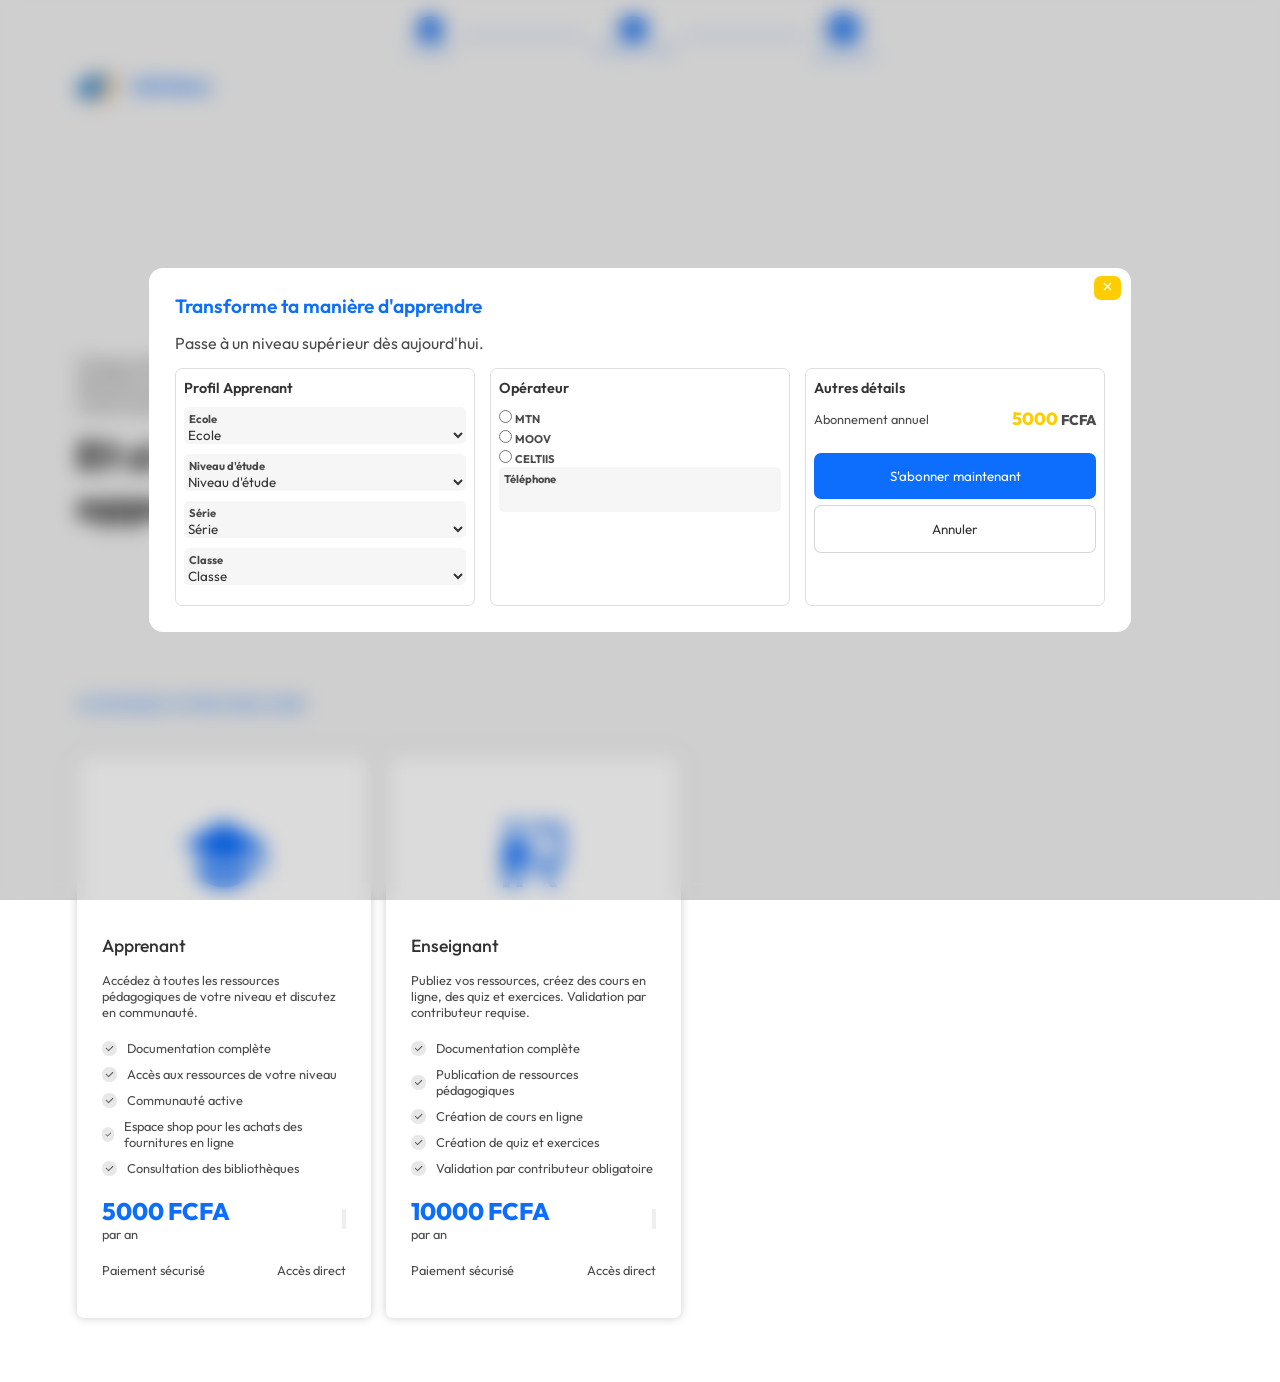
<file: apprenantForm.html>
<!DOCTYPE html>
<html lang="en">
    <head>
        <meta charset="UTF-8">
        <meta name="viewport" content="width=device-width, initial-scale=1.0">
        <link rel="preconnect" href="https://fonts.googleapis.com">
        <link rel="preconnect" href="https://fonts.gstatic.com" crossorigin>
            <link rel="shortcut icon" href="logo-G2D-color.png" type="image/png">
            <!--- IGNORE --->
        <link
            href="https://fonts.googleapis.com/css2?family=Outfit:wght@100..900&family=Quicksand:wght@300..700&display=swap"
            rel="stylesheet">
        <link rel="stylesheet" href="css/features.css">
        <title>Document</title>
    </head>
    <body>
        <main>
            <div class="logo">
                <a href="index.html" class="logo-link"><img
                        src="img/logo-G2D-color.png" alt srcset> G2D
                    Bénin</a>
            </div>
            <div class="steps">
                <div class="step">
                    <div class="number">1</div>
                    <p class="text">Inscription</p>
                </div>
                <hr>
                <div class="step">
                    <div class="number">2</div>
                    <p class="text">Vérification email</p>
                </div>
                <hr>
                <div class="step">
                    <div class="number active">3</div>
                    <p class="text index">Abonnement</p>
                </div>
            </div>
            <div class="container">
                <p class="section-texte cover-texte">
                    Chaque rêve mérite les bons outils pour grandir.
                    G2D ouvre les portes d'une éducation plus accessible,
                    plus humaine et plus connectée. Ensemble, construisons un
                    avenir où chacun peut apprendre, transmettre et réussir.
                </p>
                <h1 class="grand-titre cover-texte">
                    Et si apprendre devenait une opportunité sans limite ?
                </h1>
                <div class="offres-section">
                    <p class="section-title">CHOISISSEZ VOTRE PARCOURS</p>
                    <div class="offres">
                        <div class="offre fluide">
                            <div class="icone">
                                <svg xmlns="http://www.w3.org/2000/svg"
                                    viewBox="0 0 24 24"
                                    fill="currentColor"><path
                                        d="M12 2 0 9 12 16 22 10.1667V17.5H24V9L12 2ZM3.99902 13.4905V18.0001C5.82344 20.429 8.72812 22.0001 11.9998 22.0001 15.2714 22.0001 18.1761 20.429 20.0005 18.0001L20.0001 13.4913 12.0003 18.1579 3.99902 13.4905Z"></path></svg>
                            </div>
                            <p class="offre-title">Apprenant</p>
                            <p class="details gris">Accédez à toutes les
                                ressources pédagogiques de votre niveau et
                                discutez en communauté.</p>
                            <ul class="offre-liste gris">
                                <li class="offre-liste-element details"><svg
                                        xmlns="http://www.w3.org/2000/svg"
                                        viewBox="0 0 24 24"
                                        fill="currentColor"><path
                                            d="M9.9997 15.1709L19.1921 5.97852L20.6063 7.39273L9.9997 17.9993L3.63574 11.6354L5.04996 10.2212L9.9997 15.1709Z"></path></svg>Documentation
                                    complète</li>
                                <li class="offre-liste-element details"><svg
                                        xmlns="http://www.w3.org/2000/svg"
                                        viewBox="0 0 24 24"
                                        fill="currentColor"><path
                                            d="M9.9997 15.1709L19.1921 5.97852L20.6063 7.39273L9.9997 17.9993L3.63574 11.6354L5.04996 10.2212L9.9997 15.1709Z"></path></svg>Accès
                                    aux ressources de votre niveau</li>
                                <li class="offre-liste-element details"><svg
                                        xmlns="http://www.w3.org/2000/svg"
                                        viewBox="0 0 24 24"
                                        fill="currentColor"><path
                                            d="M9.9997 15.1709L19.1921 5.97852L20.6063 7.39273L9.9997 17.9993L3.63574 11.6354L5.04996 10.2212L9.9997 15.1709Z"></path></svg>Communauté
                                    active</li>
                                <li class="offre-liste-element details"><svg
                                        xmlns="http://www.w3.org/2000/svg"
                                        viewBox="0 0 24 24"
                                        fill="currentColor"><path
                                            d="M9.9997 15.1709L19.1921 5.97852L20.6063 7.39273L9.9997 17.9993L3.63574 11.6354L5.04996 10.2212L9.9997 15.1709Z"></path></svg>Espace
                                    shop pour les achats des fournitures en
                                    ligne</li>
                                <li class="offre-liste-element details"><svg
                                        xmlns="http://www.w3.org/2000/svg"
                                        viewBox="0 0 24 24"
                                        fill="currentColor"><path
                                            d="M9.9997 15.1709L19.1921 5.97852L20.6063 7.39273L9.9997 17.9993L3.63574 11.6354L5.04996 10.2212L9.9997 15.1709Z"></path></svg>Consultation
                                    des bibliothèques</li>
                            </ul>
                            <div class="action">
                                <div class="price">
                                    <h2>5000 FCFA</h2>
                                    <p class="details gris">par an</p>
                                </div>
                                <button class="fluide"><svg
                                        xmlns="http://www.w3.org/2000/svg"
                                        viewBox="0 0 24 24"
                                        fill="currentColor"><path
                                            d="M14 14.252V22H4C4 17.5817 7.58172 14 12 14C12.6906 14 13.3608 14.0875 14 14.252ZM12 13C8.685 13 6 10.315 6 7C6 3.685 8.685 1 12 1C15.315 1 18 3.685 18 7C18 10.315 15.315 13 12 13ZM18 17V14H20V17H23V19H20V22H18V19H15V17H18Z"></path></svg></button>
                            </div>
                            <div class="indications">
                                <p class="details gris">Paiement sécurisé</p>
                                <p class="details gris">Accès direct</p>
                            </div>
                        </div>
                        <div class="offre fluide">
                            <div class="icone">
                                <svg xmlns="http://www.w3.org/2000/svg"
                                    viewBox="0 0 24 24"
                                    fill="currentColor"><path
                                        d="M8 4C8 5.10457 7.10457 6 6 6 4.89543 6 4 5.10457 4 4 4 2.89543 4.89543 2 6 2 7.10457 2 8 2.89543 8 4ZM5 16V22H3V10C3 8.34315 4.34315 7 6 7 6.82059 7 7.56423 7.32946 8.10585 7.86333L10.4803 10.1057 12.7931 7.79289 14.2073 9.20711 10.5201 12.8943 9 11.4587V22H7V16H5ZM10 5H19V14H10V16H14.3654L17.1889 22H19.3993L16.5758 16H20C20.5523 16 21 15.5523 21 15V4C21 3.44772 20.5523 3 20 3H10V5Z"></path></svg>
                            </div>
                            <p class="offre-title">Enseignant</p>
                            <p class="details gris">Publiez vos ressources,
                                créez des cours en ligne, des quiz et exercices.
                                Validation par contributeur requise.</p>
                            <ul class="offre-liste gris">
                                <li class="offre-liste-element details"><svg
                                        xmlns="http://www.w3.org/2000/svg"
                                        viewBox="0 0 24 24"
                                        fill="currentColor"><path
                                            d="M9.9997 15.1709L19.1921 5.97852L20.6063 7.39273L9.9997 17.9993L3.63574 11.6354L5.04996 10.2212L9.9997 15.1709Z"></path></svg>Documentation
                                    complète</li>
                                <li class="offre-liste-element details"><svg
                                        xmlns="http://www.w3.org/2000/svg"
                                        viewBox="0 0 24 24"
                                        fill="currentColor"><path
                                            d="M9.9997 15.1709L19.1921 5.97852L20.6063 7.39273L9.9997 17.9993L3.63574 11.6354L5.04996 10.2212L9.9997 15.1709Z"></path></svg>Publication
                                    de ressources pédagogiques</li>
                                <li class="offre-liste-element details"><svg
                                        xmlns="http://www.w3.org/2000/svg"
                                        viewBox="0 0 24 24"
                                        fill="currentColor"><path
                                            d="M9.9997 15.1709L19.1921 5.97852L20.6063 7.39273L9.9997 17.9993L3.63574 11.6354L5.04996 10.2212L9.9997 15.1709Z"></path></svg>Création
                                    de cours en ligne</li>
                                <li class="offre-liste-element details"><svg
                                        xmlns="http://www.w3.org/2000/svg"
                                        viewBox="0 0 24 24"
                                        fill="currentColor"><path
                                            d="M9.9997 15.1709L19.1921 5.97852L20.6063 7.39273L9.9997 17.9993L3.63574 11.6354L5.04996 10.2212L9.9997 15.1709Z"></path></svg>Création
                                    de quiz et exercices</li>
                                <li class="offre-liste-element details"><svg
                                        xmlns="http://www.w3.org/2000/svg"
                                        viewBox="0 0 24 24"
                                        fill="currentColor"><path
                                            d="M9.9997 15.1709L19.1921 5.97852L20.6063 7.39273L9.9997 17.9993L3.63574 11.6354L5.04996 10.2212L9.9997 15.1709Z"></path></svg>Validation
                                    par contributeur obligatoire</li>
                            </ul>
                            <div class="action">
                                <div class="price">
                                    <h2>10000 FCFA</h2>
                                    <p class="details gris">par an</p>
                                </div>
                                <button class="fluide"><svg
                                        xmlns="http://www.w3.org/2000/svg"
                                        viewBox="0 0 24 24"
                                        fill="currentColor"><path
                                            d="M14 14.252V22H4C4 17.5817 7.58172 14 12 14C12.6906 14 13.3608 14.0875 14 14.252ZM12 13C8.685 13 6 10.315 6 7C6 3.685 8.685 1 12 1C15.315 1 18 3.685 18 7C18 10.315 15.315 13 12 13ZM18 17V14H20V17H23V19H20V22H18V19H15V17H18Z"></path></svg></button>
                            </div>
                            <div class="indications">
                                <p class="details gris">Paiement sécurisé</p>
                                <p class="details gris">Accès direct</p>
                            </div>
                        </div>
                    </div>
                </div>
            </div>
            <div class="form-container">
                <div class="from-box">
                    <p class="form-title">Transforme ta manière d'apprendre</p>
                    <p class="form-texte section-texte gris">Passe à un niveau
                        supérieur dès aujourd'hui.</p>
                    <div class="form-section">
                        <div class="part profil">
                            <p class="form-section-title">Profil Apprenant</p>
                            <div class="input-box">
                                <label for>Ecole</label>
                                <select name id>
                                    <option value>Ecole</option>
                                </select>
                            </div>
                            <div class="input-box">
                                <label for>Niveau d'étude</label>
                                <select name id>
                                    <option value>Niveau d'étude</option>
                                </select>
                            </div>
                            <div class="input-box">
                                <label for>Série</label>
                                <select name id>
                                    <option value>Série</option>
                                </select>
                            </div>
                            <div class="input-box">
                                <label for>Classe</label>
                                <select name id>
                                    <option value>Classe</option>
                                </select>
                            </div>
                        </div>
                        <div class="part">
                            <p class="form-section-title">Opérateur</p>
                            <div class="op-box">
                                <input type="radio" name id class="radio">
                                <label for>MTN</label>
                            </div>
                            <div class="op-box">
                                <input type="radio" name id class="radio">
                                <label for>MOOV</label>
                            </div>
                            <div class="op-box">
                                <input type="radio" name id class="radio">
                                <label for>CELTIIS</label>
                            </div>
                            <div class="input-box">
                                <label for>Téléphone</label>
                                <input type="number" name id>
                            </div>
                        </div>
                        <div class="part">
                            <p class="form-section-title">Autres détails</p>
                            <div class="price-box">
                                <p class="details gris">Abonnement annuel</p>
                                <h2>5000 <span class="details gris">FCFA</span></h2>
                            </div>
                            <div class="btns">
                                <button class="valid fluide">S'abonner
                                    maintenant</button>
                                <button class="reset fluide">Annuler</button>
                            </div>
                        </div>
                    </div>
                    <a href="features.html#offres" class="close-btn"><svg xmlns="http://www.w3.org/2000/svg" viewBox="0 0 24 24" fill="currentColor"><path d="M11.9997 10.5865L16.9495 5.63672L18.3637 7.05093L13.4139 12.0007L18.3637 16.9504L16.9495 18.3646L11.9997 13.4149L7.04996 18.3646L5.63574 16.9504L10.5855 12.0007L5.63574 7.05093L7.04996 5.63672L11.9997 10.5865Z"></path></svg></a>
                </div>
            </div>
        </main>
    </body>
</html>
</file>
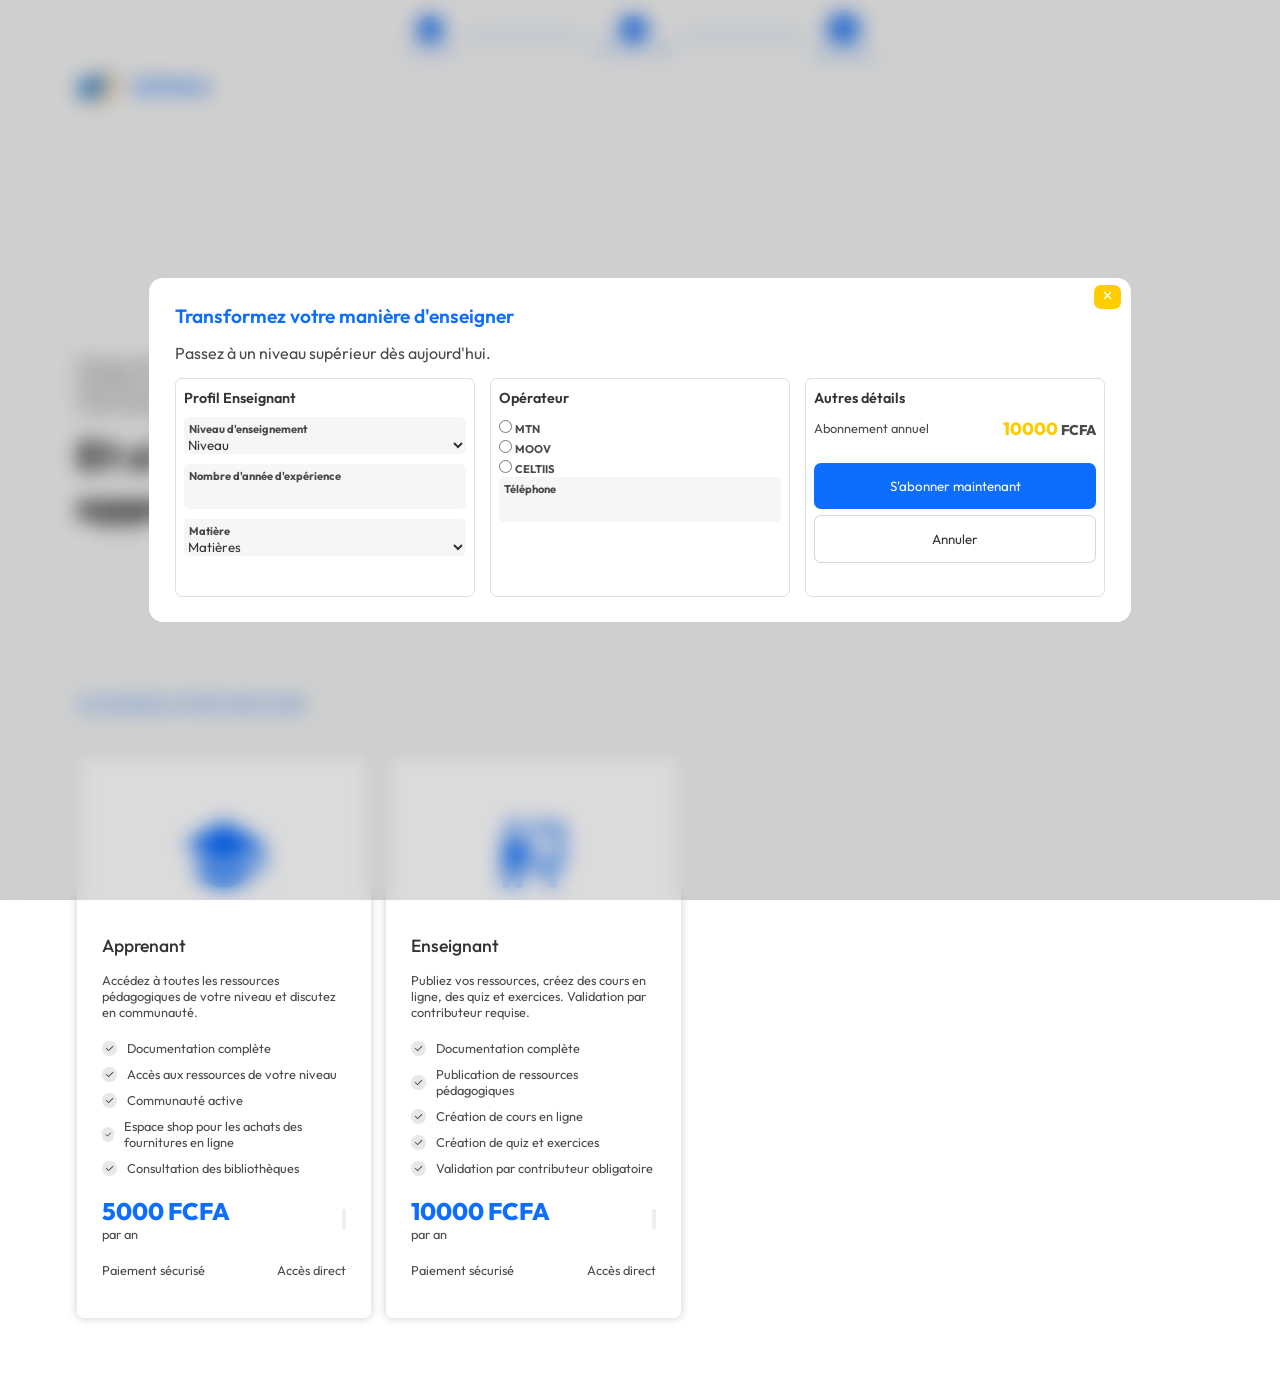
<file: enseignantForm.html>
<!DOCTYPE html>
<html lang="en">
    <head>
        <meta charset="UTF-8">
        <meta name="viewport" content="width=device-width, initial-scale=1.0">
        <link rel="preconnect" href="https://fonts.googleapis.com">
        <link rel="preconnect" href="https://fonts.gstatic.com" crossorigin>
            <link rel="shortcut icon" href="logo-G2D-color.png" type="image/png">
            <!--- IGNORE --->

        <link
            href="https://fonts.googleapis.com/css2?family=Outfit:wght@100..900&family=Quicksand:wght@300..700&display=swap"
            rel="stylesheet">
        <link rel="stylesheet" href="css/features.css">
        <title>Document</title>
    </head>
    <body>
        <main>
            <div class="logo">
                <a href="index.html" class="logo-link"><img
                        src="img/logo-G2D-color.png" alt srcset> G2D
                    Bénin</a>
            </div>
            <div class="steps">
                <div class="step">
                    <div class="number">1</div>
                    <p class="text">Inscription</p>
                </div>
                <hr>
                <div class="step">
                    <div class="number">2</div>
                    <p class="text">Vérification email</p>
                </div>
                <hr>
                <div class="step">
                    <div class="number active">3</div>
                    <p class="text index">Abonnement</p>
                </div>
            </div>
            <div class="container">
                <p class="section-texte cover-texte">
                    Chaque rêve mérite les bons outils pour grandir.
                    G2D ouvre les portes d'une éducation plus accessible,
                    plus humaine et plus connectée. Ensemble, construisons un
                    avenir où chacun peut apprendre, transmettre et réussir.
                </p>
                <h1 class="grand-titre cover-texte">
                    Et si apprendre devenait une opportunité sans limite ?
                </h1>
                <div class="offres-section">
                    <p class="section-title">CHOISISSEZ VOTRE PARCOURS</p>
                    <div class="offres">
                        <div class="offre fluide">
                            <div class="icone">
                                <svg xmlns="http://www.w3.org/2000/svg"
                                    viewBox="0 0 24 24"
                                    fill="currentColor"><path
                                        d="M12 2 0 9 12 16 22 10.1667V17.5H24V9L12 2ZM3.99902 13.4905V18.0001C5.82344 20.429 8.72812 22.0001 11.9998 22.0001 15.2714 22.0001 18.1761 20.429 20.0005 18.0001L20.0001 13.4913 12.0003 18.1579 3.99902 13.4905Z"></path></svg>
                            </div>
                            <p class="offre-title">Apprenant</p>
                            <p class="details gris">Accédez à toutes les
                                ressources pédagogiques de votre niveau et
                                discutez en communauté.</p>
                            <ul class="offre-liste gris">
                                <li class="offre-liste-element details"><svg
                                        xmlns="http://www.w3.org/2000/svg"
                                        viewBox="0 0 24 24"
                                        fill="currentColor"><path
                                            d="M9.9997 15.1709L19.1921 5.97852L20.6063 7.39273L9.9997 17.9993L3.63574 11.6354L5.04996 10.2212L9.9997 15.1709Z"></path></svg>Documentation
                                    complète</li>
                                <li class="offre-liste-element details"><svg
                                        xmlns="http://www.w3.org/2000/svg"
                                        viewBox="0 0 24 24"
                                        fill="currentColor"><path
                                            d="M9.9997 15.1709L19.1921 5.97852L20.6063 7.39273L9.9997 17.9993L3.63574 11.6354L5.04996 10.2212L9.9997 15.1709Z"></path></svg>Accès
                                    aux ressources de votre niveau</li>
                                <li class="offre-liste-element details"><svg
                                        xmlns="http://www.w3.org/2000/svg"
                                        viewBox="0 0 24 24"
                                        fill="currentColor"><path
                                            d="M9.9997 15.1709L19.1921 5.97852L20.6063 7.39273L9.9997 17.9993L3.63574 11.6354L5.04996 10.2212L9.9997 15.1709Z"></path></svg>Communauté
                                    active</li>
                                <li class="offre-liste-element details"><svg
                                        xmlns="http://www.w3.org/2000/svg"
                                        viewBox="0 0 24 24"
                                        fill="currentColor"><path
                                            d="M9.9997 15.1709L19.1921 5.97852L20.6063 7.39273L9.9997 17.9993L3.63574 11.6354L5.04996 10.2212L9.9997 15.1709Z"></path></svg>Espace
                                    shop pour les achats des fournitures en
                                    ligne</li>
                                <li class="offre-liste-element details"><svg
                                        xmlns="http://www.w3.org/2000/svg"
                                        viewBox="0 0 24 24"
                                        fill="currentColor"><path
                                            d="M9.9997 15.1709L19.1921 5.97852L20.6063 7.39273L9.9997 17.9993L3.63574 11.6354L5.04996 10.2212L9.9997 15.1709Z"></path></svg>Consultation
                                    des bibliothèques</li>
                            </ul>
                            <div class="action">
                                <div class="price">
                                    <h2>5000 FCFA</h2>
                                    <p class="details gris">par an</p>
                                </div>
                                <button class="fluide"><svg
                                        xmlns="http://www.w3.org/2000/svg"
                                        viewBox="0 0 24 24"
                                        fill="currentColor"><path
                                            d="M14 14.252V22H4C4 17.5817 7.58172 14 12 14C12.6906 14 13.3608 14.0875 14 14.252ZM12 13C8.685 13 6 10.315 6 7C6 3.685 8.685 1 12 1C15.315 1 18 3.685 18 7C18 10.315 15.315 13 12 13ZM18 17V14H20V17H23V19H20V22H18V19H15V17H18Z"></path></svg></button>
                            </div>
                            <div class="indications">
                                <p class="details gris">Paiement sécurisé</p>
                                <p class="details gris">Accès direct</p>
                            </div>
                        </div>
                        <div class="offre fluide">
                            <div class="icone">
                                <svg xmlns="http://www.w3.org/2000/svg"
                                    viewBox="0 0 24 24"
                                    fill="currentColor"><path
                                        d="M8 4C8 5.10457 7.10457 6 6 6 4.89543 6 4 5.10457 4 4 4 2.89543 4.89543 2 6 2 7.10457 2 8 2.89543 8 4ZM5 16V22H3V10C3 8.34315 4.34315 7 6 7 6.82059 7 7.56423 7.32946 8.10585 7.86333L10.4803 10.1057 12.7931 7.79289 14.2073 9.20711 10.5201 12.8943 9 11.4587V22H7V16H5ZM10 5H19V14H10V16H14.3654L17.1889 22H19.3993L16.5758 16H20C20.5523 16 21 15.5523 21 15V4C21 3.44772 20.5523 3 20 3H10V5Z"></path></svg>
                            </div>
                            <p class="offre-title">Enseignant</p>
                            <p class="details gris">Publiez vos ressources,
                                créez des cours en ligne, des quiz et exercices.
                                Validation par contributeur requise.</p>
                            <ul class="offre-liste gris">
                                <li class="offre-liste-element details"><svg
                                        xmlns="http://www.w3.org/2000/svg"
                                        viewBox="0 0 24 24"
                                        fill="currentColor"><path
                                            d="M9.9997 15.1709L19.1921 5.97852L20.6063 7.39273L9.9997 17.9993L3.63574 11.6354L5.04996 10.2212L9.9997 15.1709Z"></path></svg>Documentation
                                    complète</li>
                                <li class="offre-liste-element details"><svg
                                        xmlns="http://www.w3.org/2000/svg"
                                        viewBox="0 0 24 24"
                                        fill="currentColor"><path
                                            d="M9.9997 15.1709L19.1921 5.97852L20.6063 7.39273L9.9997 17.9993L3.63574 11.6354L5.04996 10.2212L9.9997 15.1709Z"></path></svg>Publication
                                    de ressources pédagogiques</li>
                                <li class="offre-liste-element details"><svg
                                        xmlns="http://www.w3.org/2000/svg"
                                        viewBox="0 0 24 24"
                                        fill="currentColor"><path
                                            d="M9.9997 15.1709L19.1921 5.97852L20.6063 7.39273L9.9997 17.9993L3.63574 11.6354L5.04996 10.2212L9.9997 15.1709Z"></path></svg>Création
                                    de cours en ligne</li>
                                <li class="offre-liste-element details"><svg
                                        xmlns="http://www.w3.org/2000/svg"
                                        viewBox="0 0 24 24"
                                        fill="currentColor"><path
                                            d="M9.9997 15.1709L19.1921 5.97852L20.6063 7.39273L9.9997 17.9993L3.63574 11.6354L5.04996 10.2212L9.9997 15.1709Z"></path></svg>Création
                                    de quiz et exercices</li>
                                <li class="offre-liste-element details"><svg
                                        xmlns="http://www.w3.org/2000/svg"
                                        viewBox="0 0 24 24"
                                        fill="currentColor"><path
                                            d="M9.9997 15.1709L19.1921 5.97852L20.6063 7.39273L9.9997 17.9993L3.63574 11.6354L5.04996 10.2212L9.9997 15.1709Z"></path></svg>Validation
                                    par contributeur obligatoire</li>
                            </ul>
                            <div class="action">
                                <div class="price">
                                    <h2>10000 FCFA</h2>
                                    <p class="details gris">par an</p>
                                </div>
                                <button class="fluide"><svg
                                        xmlns="http://www.w3.org/2000/svg"
                                        viewBox="0 0 24 24"
                                        fill="currentColor"><path
                                            d="M14 14.252V22H4C4 17.5817 7.58172 14 12 14C12.6906 14 13.3608 14.0875 14 14.252ZM12 13C8.685 13 6 10.315 6 7C6 3.685 8.685 1 12 1C15.315 1 18 3.685 18 7C18 10.315 15.315 13 12 13ZM18 17V14H20V17H23V19H20V22H18V19H15V17H18Z"></path></svg></button>
                            </div>
                            <div class="indications">
                                <p class="details gris">Paiement sécurisé</p>
                                <p class="details gris">Accès direct</p>
                            </div>
                        </div>
                    </div>
                </div>
            </div>
            <div class="form-container">
                <div class="from-box">
                    <p class="form-title">Transformez votre manière d'enseigner</p>
                    <p class="form-texte section-texte gris">Passez à un niveau
                        supérieur dès aujourd'hui.</p>
                    <div class="form-section">
                        <div class="part profil">
                            <p class="form-section-title">Profil Enseignant</p>
                            <div class="input-box">
                                <label for>Niveau d'enseignement</label>
                                <select name id>
                                    <option value>Niveau</option>
                                </select>
                            </div>
                            <div class="input-box">
                                <label for>Nombre d'année d'expérience</label>
                                <input type="number" name id>
                            </div>
                            <div class="input-box">
                                <label for>Matière</label>
                                <select name id>
                                    <option value>Matières</option>
                                </select>
                            </div>
                        </div>
                        <div class="part">
                            <p class="form-section-title">Opérateur</p>
                            <div class="op-box">
                                <input type="radio" name id class="radio">
                                <label for>MTN</label>
                            </div>
                            <div class="op-box">
                                <input type="radio" name id class="radio">
                                <label for>MOOV</label>
                            </div>
                            <div class="op-box">
                                <input type="radio" name id class="radio">
                                <label for>CELTIIS</label>
                            </div>
                            <div class="input-box">
                                <label for>Téléphone</label>
                                <input type="number" name id>
                            </div>
                        </div>
                        <div class="part">
                            <p class="form-section-title">Autres détails</p>
                            <div class="price-box">
                                <p class="details gris">Abonnement annuel</p>
                                <h2>10000 <span class="details gris">FCFA</span></h2>
                            </div>
                            <div class="btns">
                                <button class="valid fluide">S'abonner
                                    maintenant</button>
                                <button class="reset fluide">Annuler</button>
                            </div>
                        </div>
                    </div>
                    <a href="features.html#offres" class="close-btn"><svg xmlns="http://www.w3.org/2000/svg" viewBox="0 0 24 24" fill="currentColor"><path d="M11.9997 10.5865L16.9495 5.63672L18.3637 7.05093L13.4139 12.0007L18.3637 16.9504L16.9495 18.3646L11.9997 13.4149L7.04996 18.3646L5.63574 16.9504L10.5855 12.0007L5.63574 7.05093L7.04996 5.63672L11.9997 10.5865Z"></path></svg></a>
                </div>
            </div>
        </main>
    </body>
</html>
</file>
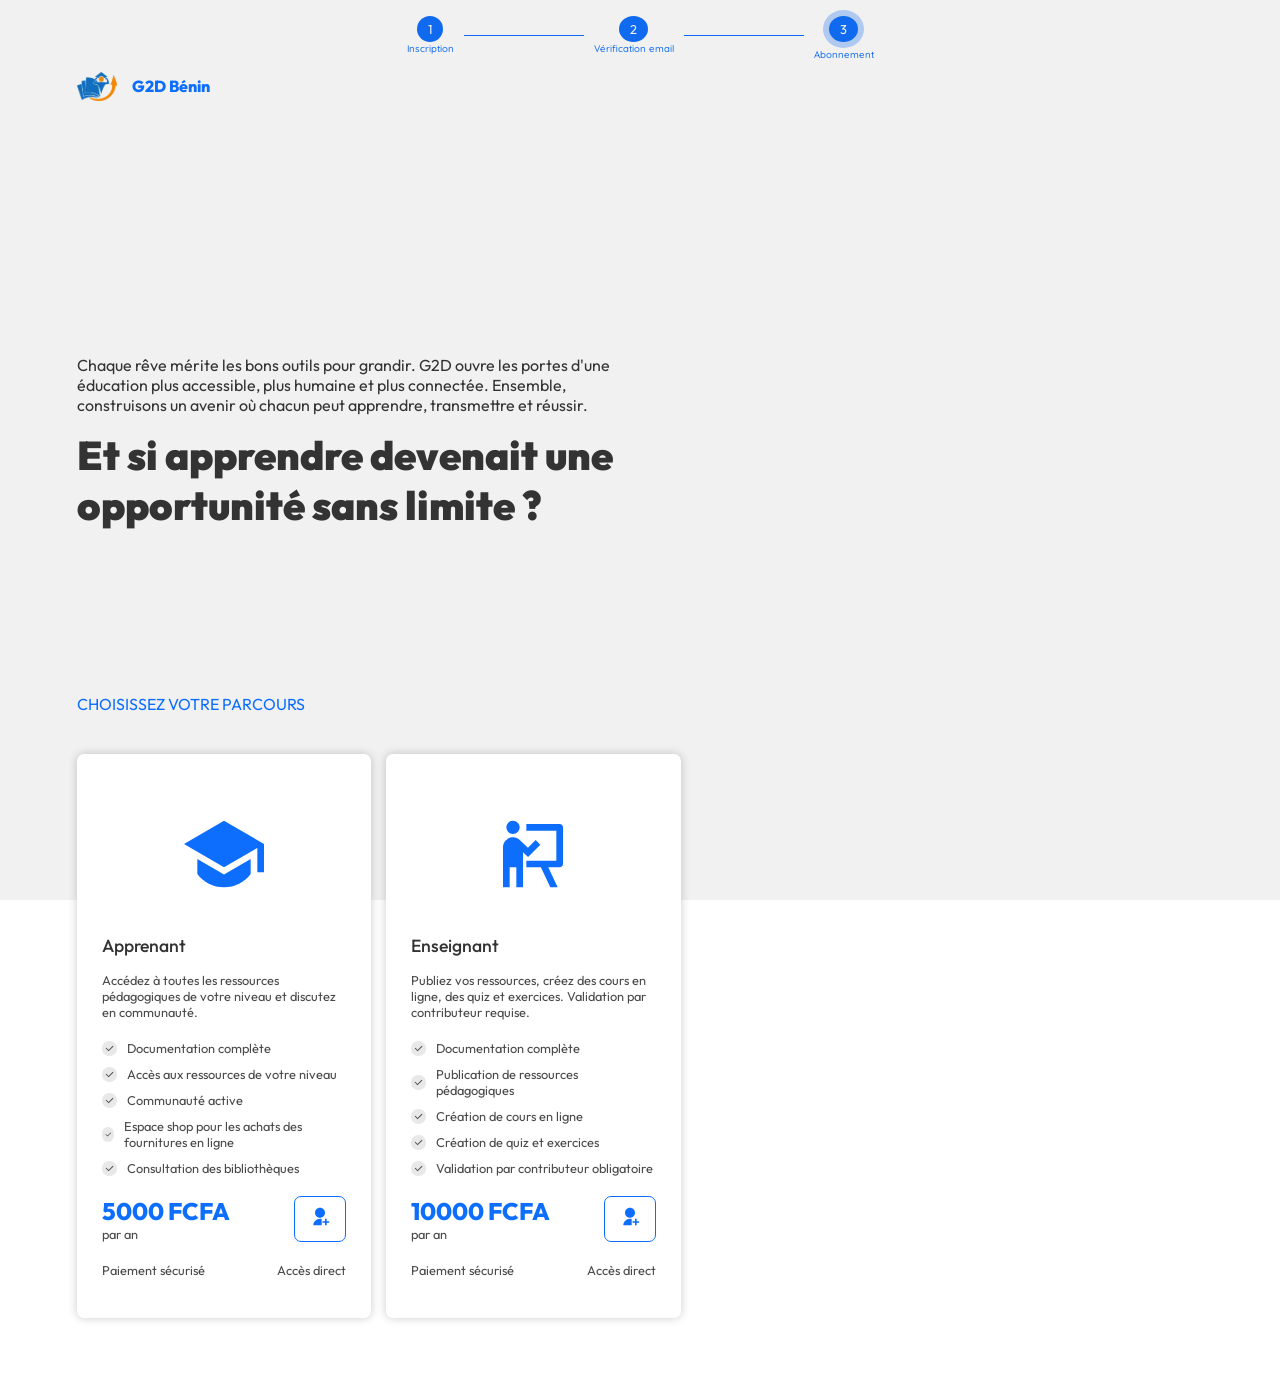
<file: features.html>
<!DOCTYPE html>
<html lang="en">
    <head>
        <meta charset="UTF-8">
        <meta name="viewport" content="width=device-width, initial-scale=1.0">
        <link rel="preconnect" href="https://fonts.googleapis.com">
        <link rel="preconnect" href="https://fonts.gstatic.com" crossorigin>
        <link rel="shortcut icon" href="logo-G2D-color.png" type="image/png">
        <link
            href="https://fonts.googleapis.com/css2?family=Outfit:wght@100..900&family=Quicksand:wght@300..700&display=swap"
            rel="stylesheet">
        <link rel="stylesheet" href="css/features.css">
        <title>Document</title>
    </head>
    <body>
        <main>
            <div class="logo">
                <a href="index.html" class="logo-link"><img
                        src="img/logo-G2D-color.png" alt srcset> G2D
                    Bénin</a>
            </div>
            <div class="steps">
                <div class="step">
                    <div class="number">1</div>
                    <p class="text">Inscription</p>
                </div>
                <hr>
                <div class="step">
                    <div class="number">2</div>
                    <p class="text">Vérification email</p>
                </div>
                <hr>
                <div class="step">
                    <div class="number active">3</div>
                    <p class="text index">Abonnement</p>
                </div>
            </div>
            <div class="container">
                <p class="section-texte cover-texte">
                    Chaque rêve mérite les bons outils pour grandir.
                    G2D ouvre les portes d'une éducation plus accessible,
                    plus humaine et plus connectée. Ensemble, construisons un
                    avenir où chacun peut apprendre, transmettre et réussir.
                </p>
                <h1 class="grand-titre cover-texte">
                    Et si apprendre devenait une opportunité sans limite ?
                </h1>
                <div class="offres-section" id="offres">
                    <p class="section-title">CHOISISSEZ VOTRE PARCOURS</p>
                    <div class="offres">
                        <div class="offre fluide">
                            <div class="icone">
                                <svg xmlns="http://www.w3.org/2000/svg"
                                    viewBox="0 0 24 24"
                                    fill="currentColor"><path
                                        d="M12 2 0 9 12 16 22 10.1667V17.5H24V9L12 2ZM3.99902 13.4905V18.0001C5.82344 20.429 8.72812 22.0001 11.9998 22.0001 15.2714 22.0001 18.1761 20.429 20.0005 18.0001L20.0001 13.4913 12.0003 18.1579 3.99902 13.4905Z"></path></svg>
                            </div>
                            <p class="offre-title">Apprenant</p>
                            <p class="details gris">Accédez à toutes les
                                ressources pédagogiques de votre niveau et
                                discutez en communauté.</p>
                            <ul class="offre-liste gris">
                                <li class="offre-liste-element details"><svg
                                        xmlns="http://www.w3.org/2000/svg"
                                        viewBox="0 0 24 24"
                                        fill="currentColor"><path
                                            d="M9.9997 15.1709L19.1921 5.97852L20.6063 7.39273L9.9997 17.9993L3.63574 11.6354L5.04996 10.2212L9.9997 15.1709Z"></path></svg>Documentation
                                    complète</li>
                                <li class="offre-liste-element details"><svg
                                        xmlns="http://www.w3.org/2000/svg"
                                        viewBox="0 0 24 24"
                                        fill="currentColor"><path
                                            d="M9.9997 15.1709L19.1921 5.97852L20.6063 7.39273L9.9997 17.9993L3.63574 11.6354L5.04996 10.2212L9.9997 15.1709Z"></path></svg>Accès
                                    aux ressources de votre niveau</li>
                                <li class="offre-liste-element details"><svg
                                        xmlns="http://www.w3.org/2000/svg"
                                        viewBox="0 0 24 24"
                                        fill="currentColor"><path
                                            d="M9.9997 15.1709L19.1921 5.97852L20.6063 7.39273L9.9997 17.9993L3.63574 11.6354L5.04996 10.2212L9.9997 15.1709Z"></path></svg>Communauté
                                    active</li>
                                <li class="offre-liste-element details"><svg
                                        xmlns="http://www.w3.org/2000/svg"
                                        viewBox="0 0 24 24"
                                        fill="currentColor"><path
                                            d="M9.9997 15.1709L19.1921 5.97852L20.6063 7.39273L9.9997 17.9993L3.63574 11.6354L5.04996 10.2212L9.9997 15.1709Z"></path></svg>Espace
                                    shop pour les achats des fournitures en
                                    ligne</li>
                                <li class="offre-liste-element details"><svg
                                        xmlns="http://www.w3.org/2000/svg"
                                        viewBox="0 0 24 24"
                                        fill="currentColor"><path
                                            d="M9.9997 15.1709L19.1921 5.97852L20.6063 7.39273L9.9997 17.9993L3.63574 11.6354L5.04996 10.2212L9.9997 15.1709Z"></path></svg>Consultation
                                    des bibliothèques</li>
                            </ul>
                            <div class="action">
                                <div class="price">
                                    <h2>5000 FCFA</h2>
                                    <p class="details gris">par an</p>
                                </div>
                                <a href="apprenantForm.html" class="fluide"><svg
                                        xmlns="http://www.w3.org/2000/svg"
                                        viewBox="0 0 24 24"
                                        fill="currentColor"><path
                                            d="M14 14.252V22H4C4 17.5817 7.58172 14 12 14C12.6906 14 13.3608 14.0875 14 14.252ZM12 13C8.685 13 6 10.315 6 7C6 3.685 8.685 1 12 1C15.315 1 18 3.685 18 7C18 10.315 15.315 13 12 13ZM18 17V14H20V17H23V19H20V22H18V19H15V17H18Z"></path></svg></a>
                            </div>
                            <div class="indications">
                                <p class="details gris">Paiement sécurisé</p>
                                <p class="details gris">Accès direct</p>
                            </div>
                        </div>
                        <div class="offre fluide">
                            <div class="icone">
                                <svg xmlns="http://www.w3.org/2000/svg"
                                    viewBox="0 0 24 24"
                                    fill="currentColor"><path
                                        d="M8 4C8 5.10457 7.10457 6 6 6 4.89543 6 4 5.10457 4 4 4 2.89543 4.89543 2 6 2 7.10457 2 8 2.89543 8 4ZM5 16V22H3V10C3 8.34315 4.34315 7 6 7 6.82059 7 7.56423 7.32946 8.10585 7.86333L10.4803 10.1057 12.7931 7.79289 14.2073 9.20711 10.5201 12.8943 9 11.4587V22H7V16H5ZM10 5H19V14H10V16H14.3654L17.1889 22H19.3993L16.5758 16H20C20.5523 16 21 15.5523 21 15V4C21 3.44772 20.5523 3 20 3H10V5Z"></path></svg>
                            </div>
                            <p class="offre-title">Enseignant</p>
                            <p class="details gris">Publiez vos ressources,
                                créez des cours en ligne, des quiz et exercices.
                                Validation par contributeur requise.</p>
                            <ul class="offre-liste gris">
                                <li class="offre-liste-element details"><svg
                                        xmlns="http://www.w3.org/2000/svg"
                                        viewBox="0 0 24 24"
                                        fill="currentColor"><path
                                            d="M9.9997 15.1709L19.1921 5.97852L20.6063 7.39273L9.9997 17.9993L3.63574 11.6354L5.04996 10.2212L9.9997 15.1709Z"></path></svg>Documentation
                                    complète</li>
                                <li class="offre-liste-element details"><svg
                                        xmlns="http://www.w3.org/2000/svg"
                                        viewBox="0 0 24 24"
                                        fill="currentColor"><path
                                            d="M9.9997 15.1709L19.1921 5.97852L20.6063 7.39273L9.9997 17.9993L3.63574 11.6354L5.04996 10.2212L9.9997 15.1709Z"></path></svg>Publication
                                    de ressources pédagogiques</li>
                                <li class="offre-liste-element details"><svg
                                        xmlns="http://www.w3.org/2000/svg"
                                        viewBox="0 0 24 24"
                                        fill="currentColor"><path
                                            d="M9.9997 15.1709L19.1921 5.97852L20.6063 7.39273L9.9997 17.9993L3.63574 11.6354L5.04996 10.2212L9.9997 15.1709Z"></path></svg>Création
                                    de cours en ligne</li>
                                <li class="offre-liste-element details"><svg
                                        xmlns="http://www.w3.org/2000/svg"
                                        viewBox="0 0 24 24"
                                        fill="currentColor"><path
                                            d="M9.9997 15.1709L19.1921 5.97852L20.6063 7.39273L9.9997 17.9993L3.63574 11.6354L5.04996 10.2212L9.9997 15.1709Z"></path></svg>Création
                                    de quiz et exercices</li>
                                <li class="offre-liste-element details"><svg
                                        xmlns="http://www.w3.org/2000/svg"
                                        viewBox="0 0 24 24"
                                        fill="currentColor"><path
                                            d="M9.9997 15.1709L19.1921 5.97852L20.6063 7.39273L9.9997 17.9993L3.63574 11.6354L5.04996 10.2212L9.9997 15.1709Z"></path></svg>Validation
                                    par contributeur obligatoire</li>
                            </ul>
                            <div class="action">
                                <div class="price">
                                    <h2>10000 FCFA</h2>
                                    <p class="details gris">par an</p>
                                </div>
                                <a href="enseignantForm.html" class="fluide"><svg
                                        xmlns="http://www.w3.org/2000/svg"
                                        viewBox="0 0 24 24"
                                        fill="currentColor"><path
                                            d="M14 14.252V22H4C4 17.5817 7.58172 14 12 14C12.6906 14 13.3608 14.0875 14 14.252ZM12 13C8.685 13 6 10.315 6 7C6 3.685 8.685 1 12 1C15.315 1 18 3.685 18 7C18 10.315 15.315 13 12 13ZM18 17V14H20V17H23V19H20V22H18V19H15V17H18Z"></path></svg></a>
                            </div>
                            <div class="indications">
                                <p class="details gris">Paiement sécurisé</p>
                                <p class="details gris">Accès direct</p>
                            </div>
                        </div>
                    </div>
                </div>
            </div>
        </main>
    </body>
</html>
</file>
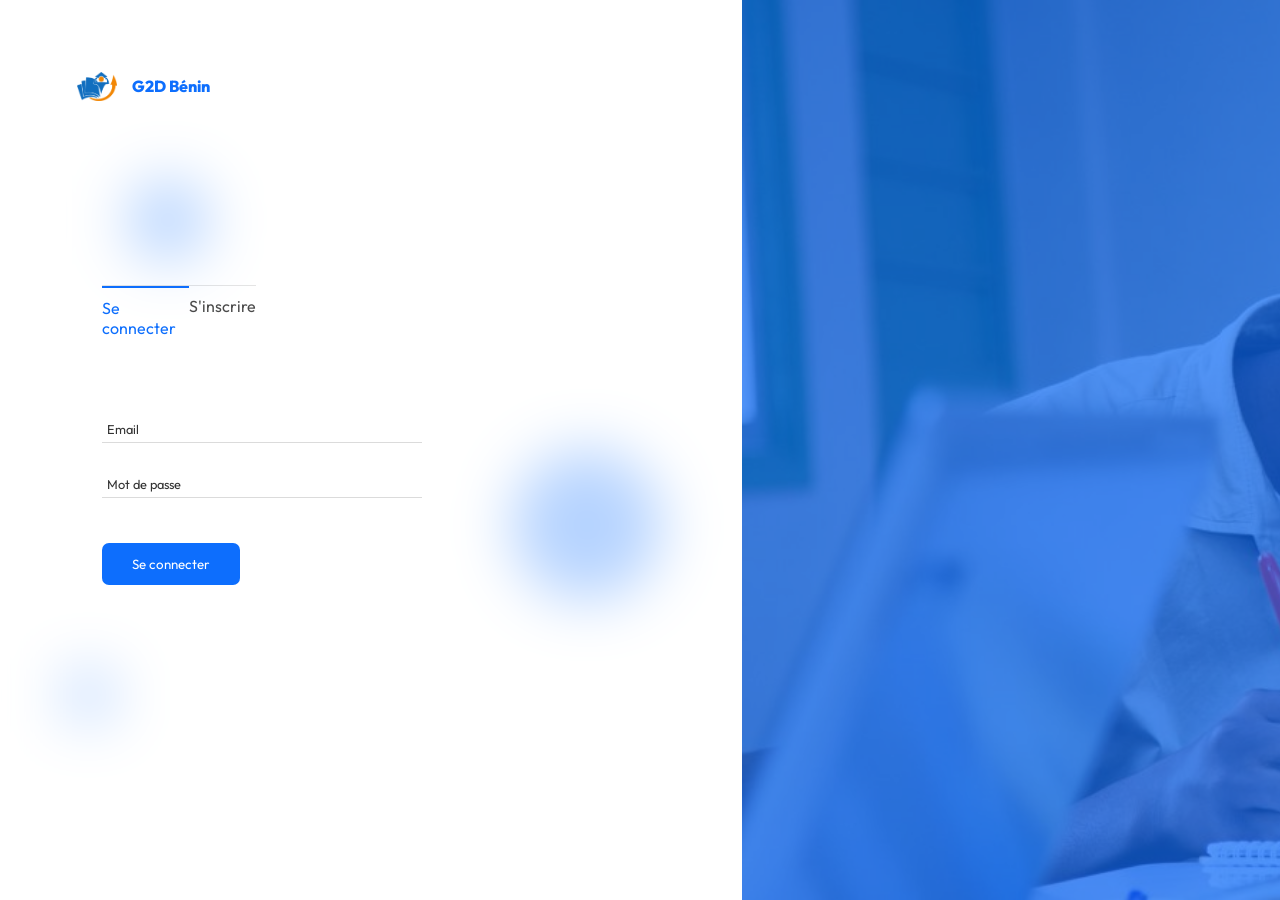
<file: login.html>
<!DOCTYPE html>
<html lang="en">
    <head>
        <meta charset="UTF-8">
        <meta name="viewport" content="width=device-width, initial-scale=1.0">
        <link rel="preconnect" href="https://fonts.googleapis.com">
        <link rel="preconnect" href="https://fonts.gstatic.com" crossorigin>
            <link rel="shortcut icon" href="logo-G2D-color.png" type="image/png">
            <!--- IGNORE --->
        <link
            href="https://fonts.googleapis.com/css2?family=Outfit:wght@100..900&family=Quicksand:wght@300..700&display=swap"
            rel="stylesheet">
        <link rel="stylesheet" href="css/login.css">
        <title>Connexion G2D</title>
    </head>
    <body>
        <main>
            <div class="logo">
                <a href="index.html" class="logo-link"><img
                        src="img/logo-G2D-color.png" alt srcset> G2D
                    Bénin</a>
            </div>
            <div class="container">
                <div class="part left">
                    <div class="links">
                        <p class="index"><a href="login.html">Se
                                connecter</a></p>
                        <p><a href="register.html">S'inscrire</a></p>
                    </div>
                    <form action method>
                        <div class="form">
                            <div class="input-box">
                                <input type="email" required>
                                <label for>Email</label>
                            </div>
                            <div class="input-box">
                                <input type="password" id="password" required>
                                <label for>Mot de passe</label>
                            </div>
                            <div class="btns">
                                <button
                                    class="reg btn--blue">Se connecter</button>
                            </div>
                        </div>
                    </form>
                </div>
                <div class="part right">
                    <div class="bg"></div>
                    <img src="img/Enko-John-Wesley_Abidjan-1024x630.jpg" alt
                        srcset>
                </div>
            </div>
        </main>
        <svg class="cercle un"></svg>
        <svg class="cercle deux"></svg>
        <svg class="cercle trois"></svg>
    </body>
</html>
</file>
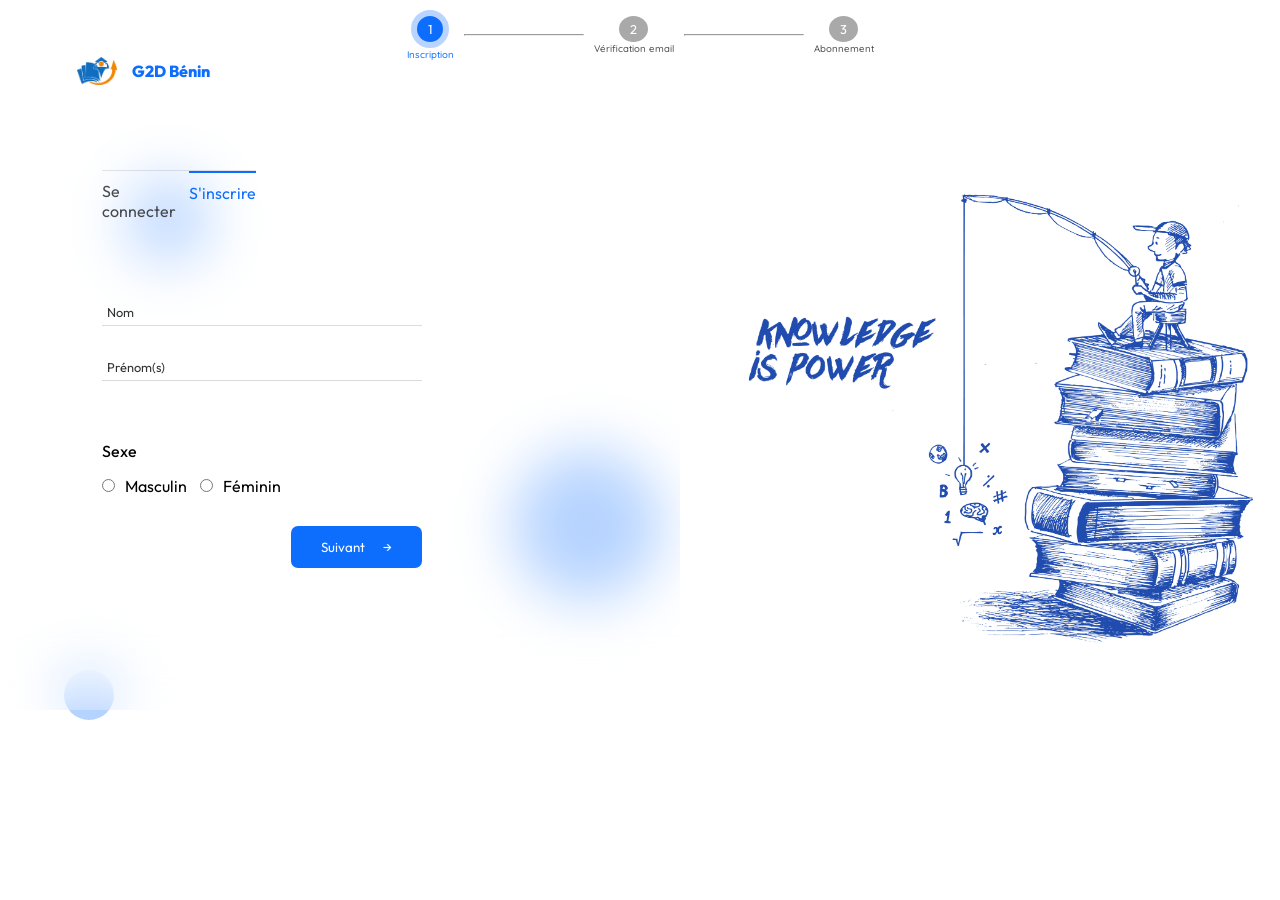
<file: register.html>
<!DOCTYPE html>
<html lang="en">
    <head>
        <meta charset="UTF-8">
        <meta name="viewport" content="width=device-width, initial-scale=1.0">
        <link rel="preconnect" href="https://fonts.googleapis.com">
        <link rel="preconnect" href="https://fonts.gstatic.com" crossorigin>
            <link rel="shortcut icon" href="logo-G2D-color.png" type="image/png">
            <!--- IGNORE --->
        <link
            href="https://fonts.googleapis.com/css2?family=Outfit:wght@100..900&family=Quicksand:wght@300..700&display=swap"
            rel="stylesheet">
        <link rel="stylesheet" href="css/register.css">
        <script src="js/register.js" defer></script>
        <title>Inscription G2D</title>
    </head>
    <body>
        <main>
            <div class="logo">
                <a href="index.html" class="logo-link"><img
                        src="img/logo-G2D-color.png" alt srcset> G2D
                    Bénin</a>
            </div>
            <div class="steps">
                <div class="step">
                    <div class="number active">1</div>
                    <p class="text index">Inscription</p>
                </div>
                <hr>
                <div class="step">
                    <div class="number">2</div>
                    <p class="text">Vérification email</p>
                </div>
                <hr>
                <div class="step">
                    <div class="number">3</div>
                    <p class="text">Abonnement</p>
                </div>
            </div>

            <div class="container">
                <div class="part left">
                    <div class="links">
                        <p><a href="login.html">Se connecter</a></p>
                        <p class="index"><a
                                href="register.html">S'inscrire</a></p>
                    </div>
                    <form action method>
                        <div class="form">
                            <div class="slides">
                                <div class="slide">
                                    <div class="input-box">
                                        <input type="text" required>
                                        <label for>Nom</label>
                                    </div>
                                    <div class="input-box">
                                        <input type="text" required>
                                        <label for>Prénom(s)</label>
                                    </div>
                                    <h4>Sexe</h4>
                                    <div class="choice-zone">
                                        <input type="radio" name id><label
                                            for>Masculin</label>
                                        <input type="radio" name id><label
                                            for>Féminin</label>
                                    </div>
                                    <div class="btn">
                                        <button class="next btn--blue">Suivant
                                            <span>→</span></button>
                                    </div>
                                </div>
                                <div class="slide">
                                    <div class="input-box">
                                        <input type="email" required>
                                        <label for>Email</label>
                                    </div>
                                    <div class="input-box">
                                        <input type="number" required>
                                        <label for>Téléphone</label>
                                    </div>
                                    <div class="input-box">
                                        <input type="password" id="password"
                                            required>
                                        <label for>Mot de passe</label>
                                    </div>
                                    <div class="input-box">
                                        <input type="password" id="pass"
                                            required>
                                        <label for>Confirmez votre mot de
                                            passe</label>
                                    </div>
                                    <div class="btns">
                                        <button
                                            class="preview"><span>←</span>Précédent</button>
                                        <button
                                            class="reg btn--blue">S'inscrire</button>
                                    </div>
                                </div>
                            </div>
                        </div>
                    </form>
                </div>
                <div class="part right">
                    <img src="img/3551.jpg" alt srcset>
                </div>
            </div>
        </main>
        <svg class="cercle un"></svg>
        <svg class="cercle deux"></svg>
        <svg class="cercle trois"></svg>
    </body>
</html>
</file>
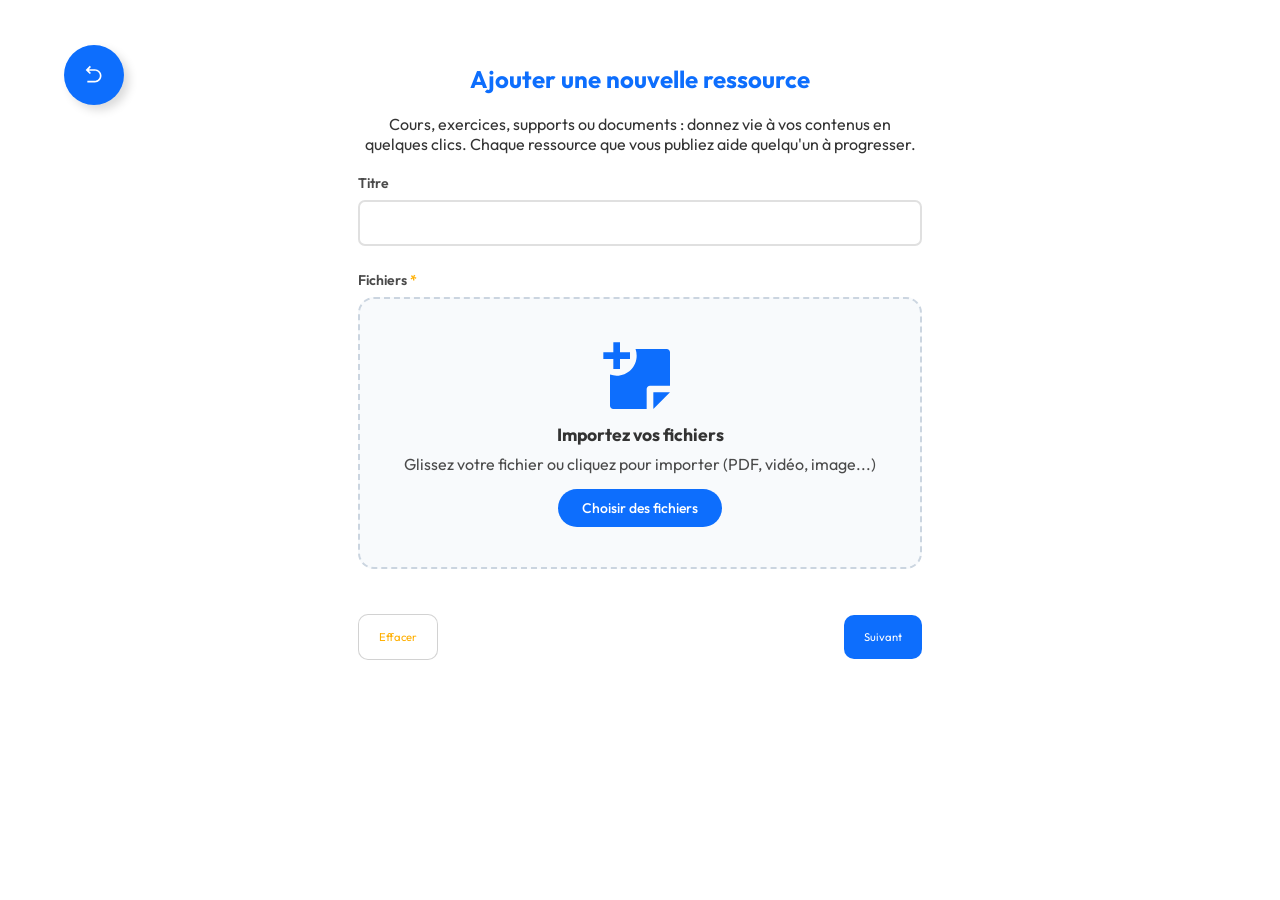
<file: ressourceForm.html>
<!DOCTYPE html>
<html lang="en">
    <head>
        <meta charset="UTF-8">
        <meta name="viewport" content="width=device-width, initial-scale=1.0">
        <link rel="preconnect" href="https://fonts.googleapis.com">
        <link rel="preconnect" href="https://fonts.gstatic.com" crossorigin>
            <link rel="shortcut icon" href="logo-G2D-color.png" type="image/png">
            <!--- IGNORE --->
        <link
            href="https://fonts.googleapis.com/css2?family=Outfit:wght@100..900&family=Quicksand:wght@300..700&display=swap"
            rel="stylesheet">
        <link rel="stylesheet" href="css/ressource.css">
        <script src="js/ressource.js" defer></script>
        <title>Document</title>
    </head>
    <body>
        <main>
            <a href="ressourceContributeur.html" class="btn-link"><svg xmlns="http://www.w3.org/2000/svg"
                    viewBox="0 0 24 24" fill="currentColor"><path
                        d="M5.82843 6.99955L8.36396 9.53509L6.94975 10.9493L2 5.99955L6.94975 1.0498L8.36396 2.46402L5.82843 4.99955H13C17.4183 4.99955 21 8.58127 21 12.9996C21 17.4178 17.4183 20.9996 13 20.9996H4V18.9996H13C16.3137 18.9996 19 16.3133 19 12.9996C19 9.68584 16.3137 6.99955 13 6.99955H5.82843Z"></path></svg></a>
            <div class="container">
                <p class="title">Ajouter une nouvelle ressource</p>
                <p class="texte">Cours, exercices, supports ou documents :
                    donnez vie à vos
                    contenus en quelques clics. Chaque ressource que vous
                    publiez aide quelqu'un à progresser.</p>
                <div class="slides">
                    <div class="slide">
                        <div class="form-group">
                            <label for>Titre</label>
                            <input type="text">
                        </div>
                        <div class="form-group">
                            <label>Fichiers <span>*</span></label>
                            <!-- Zone d'upload -->
                            <div class="upload-area" id="uploadArea">
                                <div class="upload-icon"><svg xmlns="http://www.w3.org/2000/svg" viewBox="0 0 24 24" fill="currentColor"><path d="M4 1V4H1V6H4V9H6V6H9V4H6V1H4ZM11 5C11 8.31371 8.31371 11 5 11C4.29873 11 3.62556 10.8797 3 10.6586V20.0066C3 20.5551 3.44694 21 3.99826 21H14V15C14 14.45 14.45 14 15 14H21V3.9985C21 3.44749 20.5552 3 20.0066 3H10.6586C10.8797 3.62556 11 4.29873 11 5ZM21 16L16 20.997V16H21Z"></path></svg></div>
                                <h3>Importez vos fichiers</h3>
                                <p>Glissez votre fichier ou cliquez pour
                                    importer (PDF, vidéo, image...)</p>
                                <button type="button" class="upload-btn"
                                    id="uploadBtn">Choisir des
                                    fichiers</button>
                                <input type="file" id="fileInput"
                                    class="file-input" multiple
                                    accept="image/*,video/*,.pdf,.doc,.docx,.ppt,.pptx">
                            </div>

                            <!-- Liste des fichiers -->
                            <div id="filesList" class="files-list"></div>
                        </div>
                        <div class="btns">
                            <button class="reset">Effacer</button>
                            <button class="valide next">Suivant</button>
                        </div>
                    </div>
                    <div class="slide">
                        <div class="select-cases">
                            <div class="select-case">
                                <label for>Niveau</label>
                                <select>
                                    <option value="">Niveau</option>
                                </select>
                            </div>
                            <div class="select-case">
                                <label for>Série</label>
                                <select>
                                    <option value="">Série</option>
                                </select>
                            </div>
                            <div class="select-case">
                                <label for>Classe</label>
                                <select>
                                    <option value="">Classe</option>
                                </select>
                            </div>
                            <div class="select-case">
                                <label for>Matière</label>
                                <select>
                                    <option value="">Matière</option>
                                </select>
                            </div>
                        </div>
                        <div class="form-group">
                            <label>Description <span>*</span></label>
                            <textarea name="" id=""></textarea>
                        </div>
                        <div class="btns">
                            <button class="reset prev">Précédent</button>
                            <button class="valide">Publier</button>
                        </div>
                    </div>
                </div>
            </div>
        </main>
    </body>
</html>
</file>
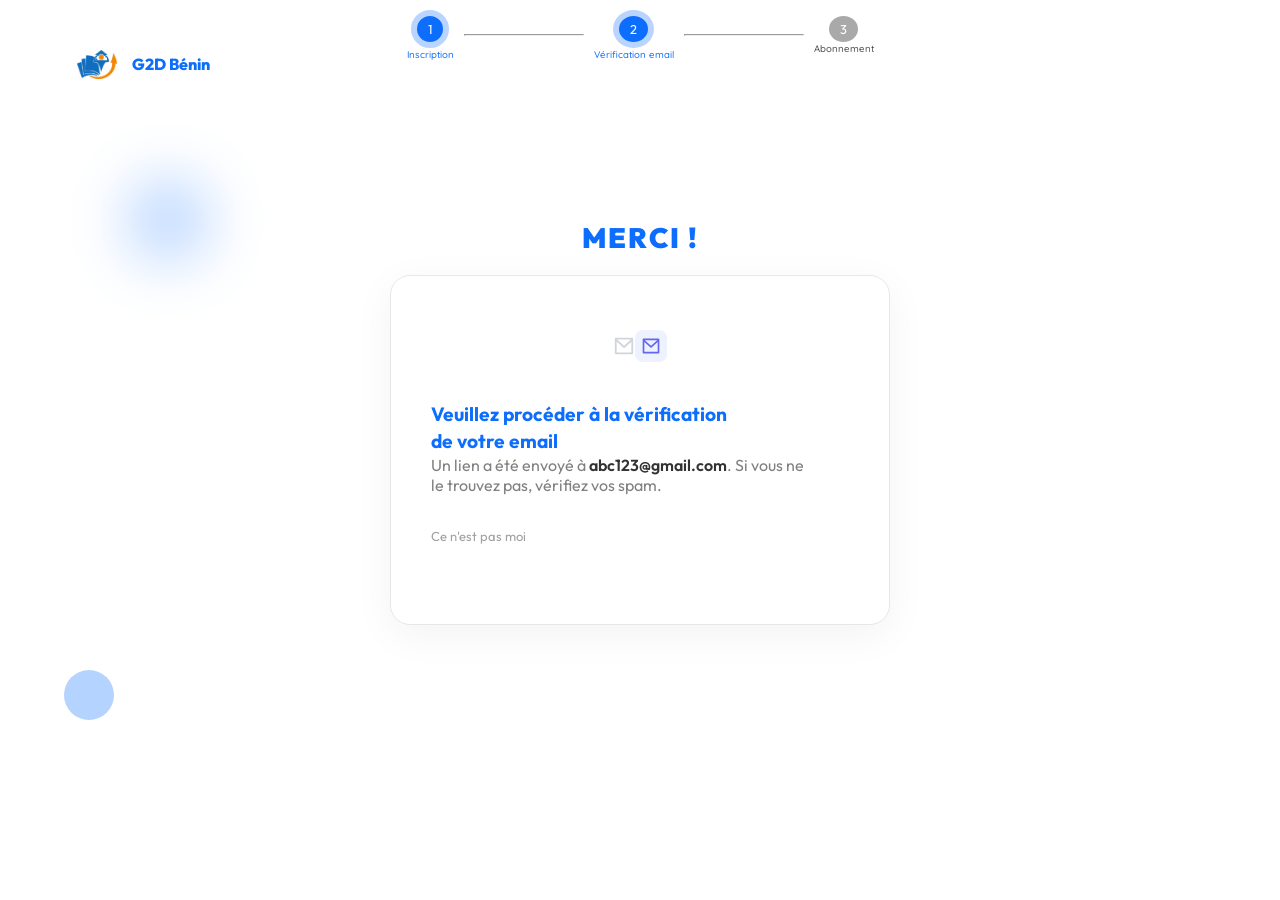
<file: verification.html>
<!DOCTYPE html>
<html lang="en">

<head>
    <meta charset="UTF-8">
    <meta name="viewport" content="width=device-width, initial-scale=1.0">
    <link rel="preconnect" href="https://fonts.googleapis.com">
    <link rel="preconnect" href="https://fonts.gstatic.com" crossorigin>
    <link rel="shortcut icon" href="logo-G2D-color.png" type="image/png">
    <!--- IGNORE --->
    <link
        href="https://fonts.googleapis.com/css2?family=Outfit:wght@100..900&family=Quicksand:wght@300..700&display=swap"
        rel="stylesheet">
    <link rel="stylesheet" href="css/register.css">
    <link rel="stylesheet" href="css/verification.css">
    <title>Verification G2D</title>
</head>

<body>
    <main>
        <div class="logo">
            <a href="index.html" class="logo-link"><img src="img/logo-G2D-color.png" alt srcset> G2D
                Bénin</a>
        </div>
        <div class="steps">
            <div class="step">
                <div class="number active">1</div>
                <p class="text index">Inscription</p>
            </div>
            <hr class="index">
            <div class="step">
                <div class="number active">2</div>
                <p class="text index">Vérification email</p>
            </div>
            <hr>
            <div class="step">
                <div class="number">3</div>
                <p class="text">Abonnement</p>
            </div>
        </div>

        <div class="container">
            <div class="thanks">
                <h2>Merci !</h2>
            </div>

            <div class="card verification-card">
                <div class="icon-container">
                    <svg class="icon-bg" xmlns="http://www.w3.org/2000/svg" viewBox="0 0 24 24" fill="currentColor">
                        <path
                            d="M3 3H21C21.5523 3 22 3.44772 22 4V20C22 20.5523 21.5523 21 21 21H3C2.44772 21 2 20.5523 2 20V4C2 3.44772 2.44772 3 3 3ZM20 7.23792L12.0718 14.3307L4 7.21594V19H20V7.23792ZM4.51146 5L12.0619 11.662L19.501 5H4.51146Z">
                        </path>
                    </svg>
                    <div class="icon-main-wrapper">
                        <svg class="icon-main" xmlns="http://www.w3.org/2000/svg" viewBox="0 0 24 24"
                            fill="currentColor">
                            <path
                                d="M3 3H21C21.5523 3 22 3.44772 22 4V20C22 20.5523 21.5523 21 21 21H3C2.44772 21 2 20.5523 2 20V4C2 3.44772 2.44772 3 3 3ZM20 7.23792L12.0718 14.3307L4 7.21594V19H20V7.23792ZM4.51146 5L12.0619 11.662L19.501 5H4.51146Z">
                            </path>
                        </svg>
                    </div>
                </div>

                <div class="profil-info text-center">
                    <h4 class="name">Veuillez procéder à la vérification de votre email</h4>

                    <p class="description">
                        Un lien a été envoyé à <strong>abc123@gmail.com</strong>. Si vous ne le trouvez pas, vérifiez
                        vos spam.
                    </p>
                </div>

                <div class="action-container text-center">
                    <a href="#" class="link-cancel">Ce n'est pas moi</a>
                </div>
            </div>
        </div>
    </main>
    <svg class="cercle un"></svg>
    <svg class="cercle deux"></svg>
    <svg class="cercle trois"></svg>
</body>

</html>
</file>
<file: css/features.css>
:root {
    --primary-color: #0d6efd;
    --accent: rgb(255, 204, 0);
    --neutre: white;
    --texte: #333;
    --details: #333333e2;
    --bg-color: white;
    --card-bg: white;
}

* {
    margin: 0;
    padding: 0;
    box-sizing: border-box;
    font-family: 'Outfit', sans-serif;
}

a {
    text-decoration: none;
}

ul {
    list-style: none;
}

.logo {
    display: flex;
    gap: 15px;
    position: absolute;
    top: 8%;
    left: 6%;
    z-index: 1;
}

.logo img {
    width: 40px;
    margin-right: 15px;
}

.logo .logo-link {
    color: var(--primary-color);
    display: flex;
    align-items: center;
    font-weight: 800;
}

.steps {
    display: flex;
    gap: 10px;
    justify-content: center;
    align-items: center;
    padding: 10px;
    position: absolute;
    top: 0;
    width: 100vw;
}

.step {
    display: flex;
    flex-direction: column;
    align-items: center;
}

.steps .number {
    background: var(--primary-color);
    color: white;
    padding: 5px 11px;
    border-radius: 50%;
    font-size: 0.8em;
}

.steps .text {
    font-size: 0.6em;
    font-family: 'Quicksand', sans-serif;
    font-weight: 500;
    color: var(--primary-color);
}

.steps hr {
    height: 1px;
    width: 120px;
    background: var(--primary-color);
    border: none;
}

.steps .active {
    background: var(--primary-color);
    border: 6px solid #b9d4ff;
}

.steps .index {
    color: var(--primary-color);
}

.container {
    display: flex;
    flex-direction: column;
    justify-content: center;
    width: 100vw;
    height: 100vh;
    padding: 5% 6%;
    position: relative;
    background: #33333311;
}

.cover-texte {
    width: 50%;
}

.cover-texte+.cover-texte {
    margin: 15px 0;
}

.section-texte {
    color: var(--texte);
    font-size: 1em;
}

.section-title {
    font-size: 1em;
    font-weight: 400;
    color: var(--primary-color);
    margin-bottom: 40px;
}

.grand-titre {
    color: var(--texte);
    font-size: 2.5em;
    font-weight: 900;
}

.offres-section {
    position: absolute;
    top: 70%;
    left: 0;
    width: 100vw;
    padding: 5% 6%;
}

.offres {
    display: flex;
    gap: 15px;
    width: 100%;
}

.offre {
    background: var(--neutre);
    box-shadow: 0 0 10px 0 rgba(0, 0, 0, 0.205);
    padding: 20px 25px;
    position: relative;
    width: 23vw;
    border-radius: 7px;
}

.offre .icone {
    width: 100%;
    display: flex;
    justify-content: center;
    align-items: center;
    padding: 40px 0;
}

.icone svg {
    width: 80px;
    height: 80px;
    color: var(--primary-color);
}

.offre-title {
    color: var(--texte);
    font-size: 1.1em;
    font-weight: 500;
    margin: 0 0 15px 0;
}

.offre-liste {
    margin: 15px 0;
}

.offre-liste-element {
    padding: 5px 0;
    display: flex;
    align-items: center;
    cursor: pointer;
}

.offre-liste-element:hover {
    color: var(--primary-color);
    border-radius: 7px;
    transition: .5s ease;
}

.offre-liste-element:hover svg {
    background: var(--primary-color);
    transform: scale(1.5);
    color: var(--neutre);
}

.offre-liste-element svg {
    width: 15px;
    height: 15px;
    color: var(--details);
    padding: 2px;
    background: rgba(0, 0, 0, 0.089);
    margin-right: 10px;
    border-radius: 7px;
    transition: .5s ease;
}

.action {
    width: 100%;
    display: flex;
    justify-content: space-between;
    align-items: center;
}

.price h2 {
    color: var(--primary-color);
    font-weight: 800;
}

.action a {
    padding: 10px 15px;
    background: var(--neutre);
    border: 1px solid var(--primary-color);
    color: var(--primary-color);
    border-radius: 7px;
}

.action a:hover {
    background: var(--primary-color);
    color: var(--neutre);
}

.action a svg {
    width: 20px;
    height: 20px;
}

.indications {
    display: flex;
    justify-content: space-between;
    align-items: center;
    padding: 20px 0;
}


.form-container {
    position: fixed;
    top: 0;
    left: 0;
    width: 100vw;
    height: 100vh;
    background: rgba(0, 0, 0, 0.14);
    backdrop-filter: blur(10px);
    z-index: 2;
    display: flex;
    align-items: center;
    justify-content: center;
}

.from-box {
    background: var(--neutre);
    padding: 2% 2%;
    border-radius: 14px;
    position: relative;
    animation: fluide .5s forwards;
    opacity: 0;
}

.close-btn {
    padding: 2px 6px;
    background: var(--accent);
    color: var(--neutre);
    border-radius: 7px;
    position: absolute;
    top: 2%;
    right: 1%;
}

.close-btn svg {
    width: 15px;
    height: 15px;
}

.form-texte {
    margin: 15px 0;
}

.form-title {
    font-weight: 600;
    color: var(--primary-color);
    font-size: 1.2em;
}

.form-section {
    display: flex;
    gap: 15px;
}

.part {
    border: 1px solid rgba(0, 0, 0, 0.127);
    width: 300px;
    border-radius: 7px;
    padding: 10px 8px;
    position: relative;
}

.form-section-title {
    font-size: 0.9em;
    font-weight: 600;
    color: var(--texte);
    margin: 0 0 10px 0;
}

.input-box {
    background: rgba(0, 0, 0, 0.037);
    width: 100%;
    border-radius: 5px;
    display: flex;
    flex-direction: column;
}

.input-box+.input-box {
    margin: 10px 0;
}

.input-box select,
.input-box input {
    border: none;
    background: transparent;
    color: var(--texte);
    outline: none;
}

.input-box input {
    padding: 5px;
}

.input-box label {
    margin: 5px 0 0 5px;
    font-size: 0.7em;
    font-weight: 700;
    color: var(--details);
}

.op-box label {
    margin: 0;
    font-size: 0.7em;
    font-weight: 700;
    color: var(--details);
}

.price-box {
    display: flex;
    justify-content: space-between;
    align-items: center;
}

.price-box h2 {
    font-size: 1.1em;
    color: var(--accent);
    font-weight: 800;
}

.btns {
    display: flex;
    flex-direction: column;
    padding: 20px 0;
}

.btns button {
    padding: 15px 20px;
    margin: 3px 0;
    border-radius: 7px;
}

.valid {
    background: var(--primary-color);
    color: var(--neutre);
    border: none;
}

.valid:hover {
    background: #024ab5;
}

.reset {
    background: var(--neutre);
    border: 1px solid rgba(0, 0, 0, 0.162);
    color: var(--texte);
}

.reset:hover {
    background: rgba(110, 0, 0, 0.101);
    color: red;
    border-color: rgba(255, 0, 0, 0.159);
}

.details {
    font-size: 0.8em;
}

.gris {
    color: var(--details);
}

.fluide {
    transition: .5s ease;
}

@keyframes fluide {
    0% {
        opacity: 0;
    }

    100% {
        opacity: 1;
    }
}

@media (max-width: 768px) {
    .steps {
        display: none;
    }

    .cover-texte {
        width: 100%;
    }

    .offre {
        width: 80vw;
    }

    .offres {
        flex-direction: column;
        align-items: center;
    }

    .offre+.offre {
        margin: 15px 0;
    }

    .from-box{
        padding: 8% 2% 2% 2%;
    }

    .close-btn{
        top: 1%;
    }

    .form-section{
        flex-direction: column;
    }

    .part{
        flex: 1;
    }
}

/*scroll bar*/
/* Pour Chrome, Edge, Safari (WebKit) */
::-webkit-scrollbar {
    width: 2px;
    height: 1px;
}

::-webkit-scrollbar-track {
    background: transparent;
}

::-webkit-scrollbar-thumb {
    background: rgba(0, 0, 0, 0.086);
}

::-webkit-scrollbar-thumb:hover {
    background: var(--primary-color);
}
</file>
<file: css/login.css>
:root {
    --primary-color: #0d6efd;
    --accent: rgb(255, 204, 0);
    --neutre: white;
    --texte: #333;
    --details: #333333e2;
}

* {
    margin: 0;
    padding: 0;
    box-sizing: border-box;
    font-family: 'Outfit', sans-serif;
}
a{
    text-decoration: none;
}
main{
    backdrop-filter: blur(30px);
}
.logo {
    display: flex;
    gap: 15px;
    position: absolute;
    top: 8%;
    left: 6%;
    z-index: 1;
}

.logo img {
    width: 40px;
    margin-right: 15px;
}

.logo .logo-link {
    color: var(--primary-color);
    display: flex;
    align-items: center;
    font-weight: 800;
}

/**/
.container {
    display: flex;
    position: relative;
    height: 100vh;
}

.part {
    flex: 1;
}

.left {
    padding: 100px 8%;
    display: flex;
    flex-direction: column;
    justify-content: center;
}

.links {
    border-top: 1px solid rgba(0, 0, 0, 0.105);
    max-width: 12vw;
    display: flex;
    justify-content: space-between;
    padding-bottom: 40px;
}

.links p {
    padding: 10px 0;
}

.links p a {
    text-decoration: none;
    color: var(--details);
    transition: .5s ease;
    font-size: 1em;
}

.links p a:hover {
    color: var(--primary-color);
}

.links .index {
    border-top: 2px solid var(--primary-color);
}

.links .index a {
    color: var(--primary-color);
}

.form {
    position: relative;
    width: 25vw;
    overflow: hidden;
}

.input-box {
    width: 100%;
    height: 40px;
    position: relative;
    margin: 15px 0;
}

.input-box input {
    border: none;
    width: 100%;
    height: 100%;
    outline: none;
    border-bottom: 1px solid rgba(0, 0, 0, 0.14);
    padding: 0 5px;
    background: transparent;
}

.input-box input:focus {
    border-color: var(--primary-color);
    color: var(--primary-color);
}

.input-box label {
    position: absolute;
    bottom: 6px;
    left: 5px;
    font-size: 0.8em;
    color: var(--texte);
    transition: .5s ease;
}

.input-box input:focus~label {
    transform: translateY(-35px);
    color: var(--primary-color);
    font-size: 0.7em;
}

.input-box input:valid~label {
    transform: translateY(-30px);
    font-size: 0.7em;
}


.choice-zone input,
.choice-zone label {
    margin-right: 10px;
}

.btn {
    padding: 30px 0;
    display: flex;
    justify-content: end;
    width: 100%;
}

.btns {
    padding: 30px 0;
    display: flex;
    justify-content: space-between;
    width: 100%;
}

button {
    padding: 13px 30px;
    border-radius: 7px;
    border: none;
    cursor: pointer;
}

.btn--blue span {
    margin-left: 15px;
}
.right{
    position: relative;
    overflow: hidden;
}
.right .bg{
    position: absolute;
    z-index: 1;
    height: 100%;
    width: 100%;
    background: #0d6dfdaf;
}
.right img {
    height: 100%;
}

.btn--blue {
    background: var(--primary-color);
    color: var(--neutre);
}
.preview{
    background: var(--neutre);
    border: 1px solid var(--primary-color);
    color: var(--primary-color);
}
.preview span{
    margin-right: 15px;
}

.cercle{
    background: #0d6efd;
    border-radius: 50%;
    position: absolute;
    z-index: -1;
    opacity: 0.3;
}

.un{
    width: 50px;
    height: 50px;
    bottom: 20%;
    left: 5%;
}
.deux{
    width: 150px;
    height: 150px;
    top: 50%;
    left: 40%;
}
.trois{
    width: 80px;
    height: 80px;
    top: 20%;
    left: 10%;
}

@media (max-width: 768px) {
    .steps{
        display: none;
    }
    .left {
    padding: 200px 8%;
}
    .links {
    max-width: 40vw;
}
    .links p a {
    font-size: 0.9em;
}
    .right{
        display: none;
    }
    .form{
        width: 100%;
    }
}
</file>
<file: css/register.css>
:root {
    --primary-color: #0d6efd;
    --accent: rgb(255, 204, 0);
    --neutre: white;
    --texte: #333;
    --details: #333333e2;
}

* {
    margin: 0;
    padding: 0;
    box-sizing: border-box;
    font-family: 'Outfit', sans-serif;
}
a{
    text-decoration: none;
}
main{
    backdrop-filter: blur(30px);
}
.logo {
    display: flex;
    gap: 15px;
    position: absolute;
    top: 8%;
    left: 6%;
    z-index: 1;
}

.logo img {
    width: 40px;
    margin-right: 15px;
}

.logo .logo-link {
    color: var(--primary-color);
    display: flex;
    align-items: center;
    font-weight: 800;
}

.steps {
    display: flex;
    gap: 10px;
    justify-content: center;
    align-items: center;
    padding: 10px;
}

.step {
    display: flex;
    flex-direction: column;
    align-items: center;
}

.steps .number {
    background: #3333336b;
    color: white;
    padding: 5px 11px;
    border-radius: 50%;
    font-size: 0.8em;
}

.steps .text {
    font-size: 0.6em;
    font-family: 'Quicksand', sans-serif;
    font-weight: 500;
    color: var(--details);
}

.steps hr {
    height: 1px;
    width: 120px;
}

.steps .active {
    background: var(--primary-color);
    border: 6px solid #b9d4ff;
}

.steps .index {
    color: var(--primary-color);
}

/**/
.container {
    display: flex;
    position: relative;
}

.part {
    flex: 1;
}

.left {
    padding: 100px 8%;
}

.links {
    border-top: 1px solid rgba(0, 0, 0, 0.105);
    max-width: 12vw;
    display: flex;
    justify-content: space-between;
    padding-bottom: 40px;
}

.links p {
    padding: 10px 0;
}

.links p a {
    text-decoration: none;
    color: var(--details);
    transition: .5s ease;
    font-size: 1em;
}

.links p a:hover {
    color: var(--primary-color);
}

.links .index {
    border-top: 2px solid var(--primary-color);
}

.links .index a {
    color: var(--primary-color);
}

.form {
    position: relative;
    width: 25vw;
    overflow: hidden;
}

.slides {
    display: flex;
    transition: .5s ease;
}

.slide {
    min-width: 100%;
}

.input-box {
    width: 100%;
    height: 40px;
    position: relative;
    margin: 15px 0;
}

.input-box input {
    border: none;
    width: 100%;
    height: 100%;
    outline: none;
    border-bottom: 1px solid rgba(0, 0, 0, 0.14);
    padding: 0 5px;
    background: transparent;
}

.input-box input:focus {
    border-color: var(--primary-color);
    color: var(--primary-color);
}

.input-box label {
    position: absolute;
    bottom: 6px;
    left: 5px;
    font-size: 0.8em;
    color: var(--texte);
    transition: .5s ease;
}

.input-box input:focus~label {
    transform: translateY(-35px);
    color: var(--primary-color);
    font-size: 0.7em;
}

.input-box input:valid~label {
    transform: translateY(-30px);
    font-size: 0.7em;
}

.slide h4 {
    margin: 60px 0 15px;
    font-weight: 450;
}

.choice-zone input,
.choice-zone label {
    margin-right: 10px;
}

.btn {
    padding: 30px 0;
    display: flex;
    justify-content: end;
    width: 100%;
}

.btns {
    padding: 30px 0;
    display: flex;
    justify-content: space-between;
    width: 100%;
}

button {
    padding: 13px 30px;
    border-radius: 7px;
    border: none;
    cursor: pointer;
}

.btn--blue span {
    margin-left: 15px;
}

.right img {
    width: 600px;
}

.btn--blue {
    background: var(--primary-color);
    color: var(--neutre);
}
.preview{
    background: var(--neutre);
    border: 1px solid var(--primary-color);
    color: var(--primary-color);
}
.preview span{
    margin-right: 15px;
}

.cercle{
    background: #0d6efd;
    border-radius: 50%;
    position: absolute;
    z-index: -1;
    opacity: 0.3;
}

.un{
    width: 50px;
    height: 50px;
    bottom: 20%;
    left: 5%;
}
.deux{
    width: 150px;
    height: 150px;
    top: 50%;
    left: 40%;
}
.trois{
    width: 80px;
    height: 80px;
    top: 20%;
    left: 10%;
}

@media (max-width: 768px) {
    .steps{
        display: none;
    }
    .left {
    padding: 200px 8%;
}
    .links {
    max-width: 40vw;
}
    .links p a {
    font-size: 0.9em;
}
    .right{
        display: none;
    }
    .form{
        width: 100%;
    }
}
</file>
<file: css/ressource.css>
:root {
    --primary-color: #0d6efd;
    --accent: #FFAF01;
    --neutre: white;
    --texte: #333;
    --details: #333333e2;
    --bg-color: white;
    --card-bg: white;
}
/*@media (prefers-color-scheme: dark) {
  :root {
    --bg-color: #333;
    --texte: white;
    --details: white;
  }
}*/

* {
    margin: 0;
    padding: 0;
    box-sizing: border-box;
    font-family: 'Outfit', sans-serif;
}

body {
    background: var(--bg-color);
    color: var(--texte);
    transition: 5s ease;
    padding: 5% 28%;
}

.dark-theme {
    --bg-color: #333;
    --texte: white;
    --details: white;
    --card-bg: #464646;
}
.btn-link{
    color: var(--neutre);
    display: flex;
    justify-content: center;
    align-items: center;
    border-radius: 50%;
    background: var(--primary-color);
    border: none;
    width: 60px;
    height: 60px;
    transition: .5s ease;
    box-shadow: 5px 5px 10px rgba(0, 0, 0, 0.144);
    position: fixed;
    top: 5%;
    left: 5%;
}
.btn-link:hover {
    background: #0544a2;
}
.btn-link svg{
    width: 20px;
    height: 20px;
}
.container {
    overflow: hidden;
}

.title{
    color: var(--primary-color);
    font-size: 1.5em;
    font-weight: 700;
    text-align: center;
}
.texte{
    margin: 20px 0;
    color: var(--texte);
    text-align: center;
    font-size: 1em;
}
.slides{
    display: flex;
    width: 200%;
    transition: .5s ease;
}
.slide{
    min-width: 50%;
}

/* Formulaire */
.form-group {
    margin-bottom: 25px;
}

.form-group label {
    display: block;
    font-weight: 600;
    margin-bottom: 8px;
    color: var(--details);
    font-size: 14px;
}

.form-group label span {
    color: var(--accent);
}

input[type="text"],
textarea {
    width: 100%;
    padding: 12px 15px;
    border: 2px solid #e0e0e0;
    border-radius: 7px;
    font-size: 14px;
    transition: all 0.3s ease;
    font-family: inherit;
}

input[type="text"]:focus,
textarea:focus {
    outline: none;
    border-color: var(--primary-color);
    box-shadow: 0 0 0 3px rgba(91, 121, 255, 0.1);
}

textarea {
    resize: vertical;
    min-height: 100px;
}

/* Zone d'upload */
.upload-area {
    border: 2px dashed #cbd5e0;
    border-radius: 16px;
    padding: 40px 20px;
    text-align: center;
    cursor: pointer;
    transition: all 0.3s ease;
    background: #f8fafc;
}

.upload-area:hover {
    border-color: var(--primary-color);
    background: #f1f5f9;
}

.upload-area.drag-over {
    border-color: #667eea;
    background: #eef2ff;
    transform: scale(0.98);
}

.upload-icon  svg{
    width: 80px;
    height: 80px;
    color: var(--primary-color);
}

.upload-area h3 {
    font-size: 1.1em;
    color: var(--texte);
    margin-bottom: 8px;
}

.upload-area p {
    color: var(--details);
    font-size: 1em;
    margin-bottom: 15px;
}

.upload-btn {
    background: var(--primary-color);
    color: white;
    border: none;
    padding: 10px 24px;
    border-radius: 25px;
    font-size: 14px;
    cursor: pointer;
    transition: all 0.3s ease;
    font-weight: 500;
}

.upload-btn:hover {
    background: #033e96;
    transform: translateY(-2px);
}

.file-input {
    display: none;
}

/* Liste des fichiers */
.files-list {
    margin-top: 20px;
    max-width: 500px;
    overflow: auto;
    display: flex;
    gap: 15px;
}

.file-item {
    background: #f8fafc;
    border-radius: 12px;
    margin-bottom: 12px;
    display: flex;
    align-items: center;
    gap: 12px;
    transition: all 0.3s ease;
    position: relative;
    width: 100px;
    height: 100px;
}

.file-item:hover {
    transform: translateX(5px);
    box-shadow: 0 2px 8px rgba(0, 0, 0, 0.1);
}

/* Aperçu */
.file-preview {
    width: 100%;
    height: 100%;
    border-radius: 8px;
    overflow: hidden;
    flex-shrink: 0;
    background: #e2e8f0;
    display: flex;
    align-items: center;
    justify-content: center;
}

.file-preview img,
.file-preview video {
    width: 100%;
    height: 100%;
    object-fit: cover;
}

.file-preview .file-icon {
    font-size: 28px;
}

/* Infos fichier */
.file-info {
    flex: 1;
    min-width: 0;
    display: none;
}

.file-name {
    font-weight: 600;
    color: #333;
    font-size: 14px;
    margin-bottom: 4px;
    white-space: nowrap;
    overflow: hidden;
    text-overflow: ellipsis;
    display: none;
}

.file-size {
    font-size: 12px;
    color: #666;
    position: absolute;
    z-index: 1;
    bottom: 10%;
}

.file-type {
    font-size: 11px;
    color: #999;
    text-transform: uppercase;
    margin-top: 2px;
    position: absolute;
    bottom: 0;
}

/* Boutons d'action */
.file-actions {
    display: flex;
    gap: 8px;
    flex-shrink: 0;
    position: absolute;
    top: 0;
    right: 0;
}

.remove-btn {
    background: rgba(0, 0, 0, 0.411);
    border: none;
    padding: 5px 6px;
    border-radius: 8px;
    cursor: pointer;
    color: white;
    font-size: 12px;
    font-weight: 500;
    transition: all 0.2s ease;
}

.remove-btn:hover {
    background: var(--accent);
    color: white;
}

.remove-btn svg{
    width: 15px;
    height: 15px;
}

/* Bouton de soumission */
.submit-btn {
    width: 100%;
    background: linear-gradient(135deg, #667eea 0%, #764ba2 100%);
    color: white;
    border: none;
    padding: 14px;
    border-radius: 12px;
    font-size: 16px;
    font-weight: 600;
    cursor: pointer;
    transition: all 0.3s ease;
    margin-top: 20px;
}

.submit-btn:hover {
    transform: translateY(-2px);
    box-shadow: 0 10px 25px rgba(102, 126, 234, 0.3);
}

/* Message de succès */
.success-message {
    background: #d4edda;
    color: #155724;
    padding: 12px;
    border-radius: 8px;
    margin-top: 15px;
    text-align: center;
    font-size: 14px;
}

.btns{
    width: 100%;
    display: flex;
    align-items: center;
    justify-content: space-between;
}
.btns button{
    padding: 15px 20px;
    border-radius: 10px;
    font-size: 0.7em;
}
.valide{
    background: var(--primary-color);
    border: none;
    color: var(--neutre);
    transition: .5s ease;
}
.valide:hover{
    background: #023480;
}
.reset{
    background: var(--neutre);
    color: var(--accent);
    border: 1px solid rgba(0, 0, 0, 0.178);
    transition: .5s ease;
}
.reset:hover{
    background: rgba(255, 204, 0, 0.059);
    border-color: var(--accent);
}
.select-cases{
    display: flex;
    gap: 10px;
    width: 100%;
    padding: 10px 0;
}
.select-case{
    display: flex;
    flex-direction: column;
    background: #0234800b;
    padding: 5px;
    border-radius: 7px;
    max-width: 22%;
}
.select-case label{
    font-size: 0.8em;
    color: var(--details);
    font-weight: 700;
}
.select-case select{
    border: none;
    padding: 10px 10px;
    margin-top: 5px;
    background: transparent;
    color: var(--texte);
}

/* Responsive */
@media (max-width: 640px) {
    body{
        padding: 35% 4%;
    }

    .file-item {
        flex-wrap: wrap;
    }

    .file-actions {
        width: 100%;
        justify-content: flex-end;
    }
}

/*scroll bar*/
/* Pour Chrome, Edge, Safari (WebKit) */
::-webkit-scrollbar {
    width: 2px;
    height: 1px;
}

::-webkit-scrollbar-track {
    background: transparent;
}

::-webkit-scrollbar-thumb {
    background: rgba(0, 0, 0, 0.086);
}

::-webkit-scrollbar-thumb:hover {
    background: var(--primary-color);
}
</file>
<file: css/verification.css>
.column {
    display: flex;
    flex-direction: column;
}

/* --- Layout --- */
.container {
    display: flex;
    flex-direction: column;
    justify-content: center;
    align-items: center;
    margin-top: 150px;
    padding: 0 20px; /* Sécurité pour mobile */
}

.thanks h2 {
    text-align: center;
    margin-bottom: 20px;
    font-size: clamp(20px, 5vw, 28px);
    text-transform: uppercase;
    font-weight: 900;
    letter-spacing: 2px;
    color: var(--primary-color);
}

/* --- Card Style --- */
.card {
    height: auto;
    min-height: 350px;
    width: 500px;
    padding: 40px;
    background-color: var(--neutre);
    border: 1px solid #e5e7eb;
    border-radius: 20px;
    box-shadow: 0 10px 40px rgba(0, 0, 0, 0.05);
    overflow: hidden;
}

/* --- Animation Email --- */
.icon-container {
    display: flex;
    justify-content: center;
    align-items: center;
    gap: -15px;
    position: relative;
    margin-bottom: 25px;
    height: 60px;
}

.icon-bg {
    width: 22px;
    color: #d1d5db;
    z-index: 1;
}

.icon-main-wrapper {
    width: 32px;
    height: 32px;
    color: #6366f1;
    background: #eef2ff;
    padding: 6px;
    border-radius: 8px;
    display: flex;
    align-items: center;
    justify-content: center;
    z-index: 2;
    animation: duplicateAndFly 2.2s infinite cubic-bezier(0.4, 0, 0.2, 1);
}

@keyframes duplicateAndFly {
    0% { transform: translateX(-35px) scale(0.8); opacity: 0; }
    20% { transform: translateX(-35px) scale(1.1); opacity: 1; }
    40% { transform: translateX(0) scale(1); opacity: 1; }
    100% { transform: translateX(80px); opacity: 0; }
}

/* --- Text Content --- */
.profil-info {
    margin-top: 10px;
    gap: 20px; 
}

.profil-info .name {
    color: var(--primary-color);
   font-size: 1.2rem;
    line-height: 1.4;
    max-width: 300px;
}

.profil-info .description {
    font-size: 16px;
    color: gray;
    max-width: 90%;
}

.profil-info .description strong {
    font-weight: 600;
    color: #333;
}

.action-container {
    margin-top: auto; 
    padding-top: 30px;
}

.link-cancel {
    color: #a0a0a0;
    font-size: 13px;
    transition: 0.3s;
}

/* =============================================
   VERSION MOBILE (Ajoutée)
   ============================================= */
@media (max-width: 600px) {
    .container {
        margin-top: 80px; /* Moins d'espace en haut sur mobile */
    }

    .card {
        width: 100%;
        max-width: 340p;
        height: auto;
        padding: 40px 10px;
        box-shadow: 5px 5px 15px rgba(0, 0, 0, 0.05); 
    }

    .thanks h2 {
        font-size: 22px;
    }

    .profil-info .name {
        font-size: 18px;
    }

    .profil-info .description {
        font-size: 14px; 
    }

}
</file>
